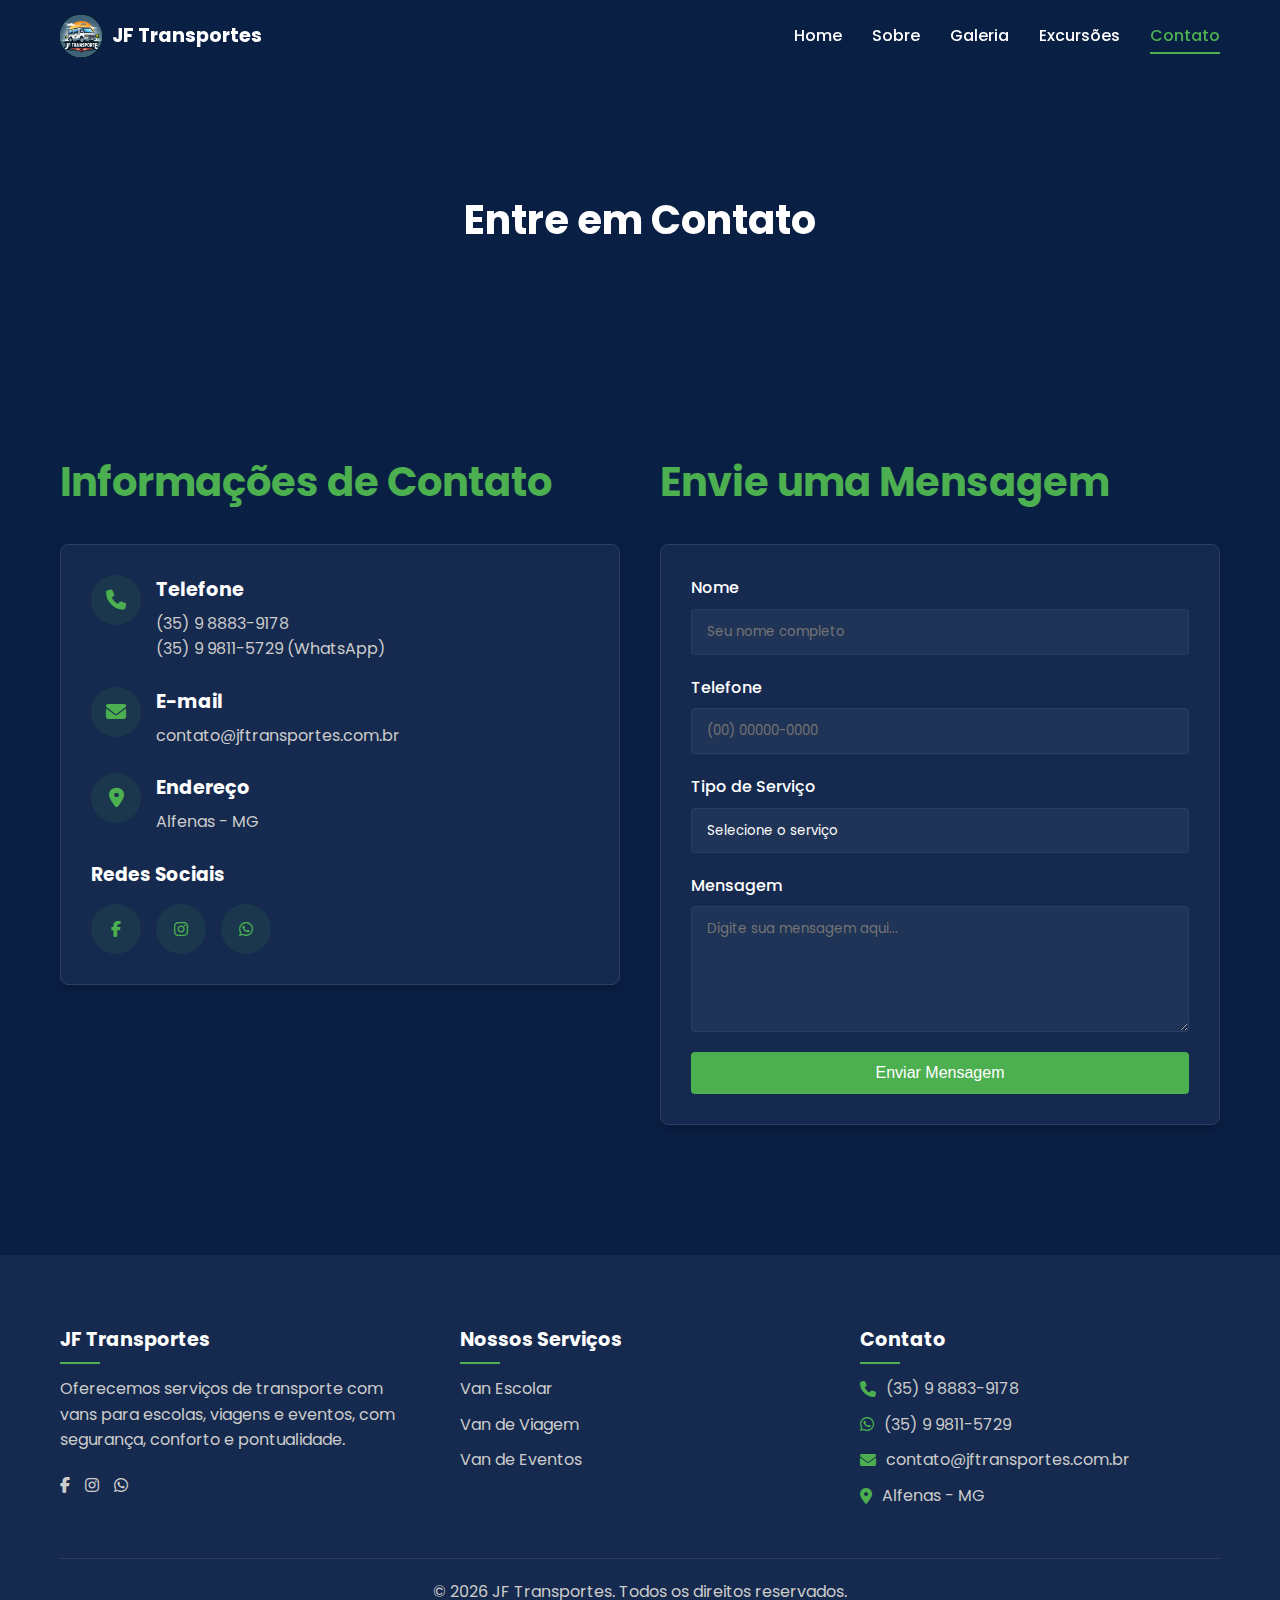
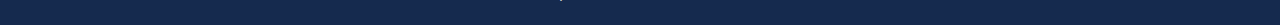
<file: contato/index.html>
<!DOCTYPE html>
<html lang="pt-BR">
<head>
    <meta charset="UTF-8">
    <meta name="viewport" content="width=device-width, initial-scale=1.0">
    <title>JF Transportes - Serviços de Van Escolar, Viagem e Eventos</title>
    <meta name="description" content="Entre em contato com a JF Transportes para solicitar orçamentos e informações sobre nossos serviços de transporte.">
    <link rel="icon" type="image/png" href="../assets/midia/img/web_site/logo.png" />
    <link rel="preconnect" href="https://fonts.googleapis.com">
    <link rel="preconnect" href="https://fonts.gstatic.com" crossorigin>
    <link href="https://fonts.googleapis.com/css2?family=Poppins:wght@300;400;500;600;700&display=swap" rel="stylesheet">
    <link rel="stylesheet" href="../assets/css/style.css">
    <link rel="stylesheet" href="https://cdnjs.cloudflare.com/ajax/libs/font-awesome/6.4.0/css/all.min.css">
</head>
<body class="contato-page">

    <!-- Header/Navbar -->
    <header class="header" id="header">
        <div class="container">
            <div class="header-content">
                <a href="../" class="logo">
                    <div class="logo-circle">
                        <img src="../assets/midia/img/web_site/logo.png" alt="JF Transportes" class="logo-img" />
                    </div>
                    <span class="logo-text">JF Transportes</span>
                </a>
                <nav class="nav-desktop">
                    <ul>
                        <li><a href="../">Home</a></li>
                        <li><a href="../sobre/">Sobre</a></li>
                        <li><a href="../galeria/">Galeria</a></li>
                        <li><a href="../excursoes/">Excursões</a></li>
                        <li><a href="../contato/" class="active">Contato</a></li>
                    </ul>
                </nav>
                <button class="menu-toggle" aria-label="Abrir menu">
                    <i class="fas fa-bars"></i>
                </button>
            </div>
        </div>
        <nav class="nav-mobile">
            <ul>
                <li><a href="../"><i class="fas fa-home"></i> Home</a></li>
                <li><a href="../sobre/"><i class="fa-solid fa-address-card"></i> Sobre</a></li>
                <li><a href="../galeria/"><i class="fas fa-images"></i> Galeria</a></li>
                <li><a href="../excursoes/"><i class="fas fa-road"></i> Excursões</a></li>
                <li><a href="../contato/" class="active"><i class="fas fa-envelope"></i> Contato</a></li>

            </ul>
        </nav>
    </header>

    <main>

        <!-- Hero Section with Map -->
        <section class="page-hero">
            <div class="page-hero-overlay">
                <h1>Entre em Contato</h1>
            </div>
            <div class="map-container">
                <iframe src="https://www.google.com/maps/embed?pb=!1m18!1m12!1m3!1d59727.47751537712!2d-45.97375565!3d-21.42918115!2m3!1f0!2f0!3f0!3m2!1i1024!2i768!4f13.1!3m3!1m2!1s0x94ca0c5f6d4f1d19%3A0x24a2f4e0f4104782!2sAlfenas%2C%20MG!5e0!3m2!1spt-BR!2sbr!4v1650000000000!5m2!1spt-BR!2sbr" width="100%" height="100%" style="border:0;" allowfullscreen="" loading="lazy" referrerpolicy="no-referrer-when-downgrade"></iframe>
            </div>
        </section>

         <!-- Contact Information and Form -->
         <section class="section">
            <div class="container">
                <div class="contact-grid">
                    <!-- Contact Info -->
                    <div class="contact-info-container">
                        <h2 class="section-title">Informações de Contato</h2>
                        <div class="contact-card">
                            <!-- <h2 class="section-title">Informações de Contato</h2> -->
                            <div class="contact-item">
                                <div class="contact-icon">
                                    <i class="fas fa-phone"></i>
                                </div>
                                <div>
                                    <h3>Telefone</h3>
                                    <p>(35) 9 8883-9178</p>
                                    <p>(35) 9 9811-5729 (WhatsApp)</p>
                                </div>
                            </div>
                            
                            <div class="contact-item">
                                <div class="contact-icon">
                                    <i class="fas fa-envelope"></i>
                                </div>
                                <div>
                                    <h3>E-mail</h3>
                                    <p>contato@jftransportes.com.br</p>
                                </div>
                            </div>
                            
                            <div class="contact-item">
                                <div class="contact-icon">
                                    <i class="fas fa-map-marker-alt"></i>
                                </div>
                                <div>
                                    <h3>Endereço</h3>
                                    <p>Alfenas - MG</p>
                                </div>
                            </div>
                            
                            <div class="contact-social">
                                <h3>Redes Sociais</h3>
                                <div class="social-icons">
                                    <a href="./" class="social-icon" aria-label="Facebook">
                                        <i class="fab fa-facebook-f"></i>
                                    </a>
                                    <a href="https://www.instagram.com/jftransp163/" class="social-icon" aria-label="Instagram">
                                        <i class="fab fa-instagram"></i>
                                    </a>
                                    <a href="https://wa.me/5535998115729" class="social-icon" aria-label="WhatsApp">
                                        <i class="fab fa-whatsapp"></i>
                                    </a>
                                </div>
                            </div>
                        </div>
                    </div>

                    <!-- Contact Form -->
                    <div class="contact-form-container">
                        <h2 class="section-title">Envie uma Mensagem</h2>
                        <div class="contact-card">
                            <!-- <h2 class="section-title">Envie uma Mensagem</h2> -->
                            <form id="contactForm" class="contact-form">
                                <div class="form-group">
                                    <label for="name">Nome</label>
                                    <input type="text" id="name" name="name" placeholder="Seu nome completo" required>
                                </div>

                                <div class="form-group">
                                    <label for="phone">Telefone</label>
                                    <input type="tel" id="phone" name="phone" placeholder="(00) 00000-0000" required>
                                </div>

                                <!-- Tipo de serviço -->
                                <div class="form-group">
                                    <label for="service">Tipo de Serviço</label>
                                    <select id="service" name="service" required>
                                        <option value="" disabled selected>Selecione o serviço</option>
                                        <option value="Escolar">Escolar</option>
                                        <option value="Viagem">Viagem</option>
                                        <option value="Excursão">Excursão</option>
                                        <option value="Outro">Outro</option>
                                    </select>
                                </div>

                                <div class="form-group">
                                    <label for="message">Mensagem</label>
                                    <textarea id="message" name="message" placeholder="Digite sua mensagem aqui..." rows="5" required></textarea>
                                </div>
                                <button type="submit" class="btn btn-primary btn-full">Enviar Mensagem</button>
                            </form>
                        </div>
                    </div>
                </div>
            </div>
        </section>
    </main>

    <!-- Footer -->
    <footer class="footer">
        <div class="container">
            <div class="footer-grid">
                <div class="footer-col">
                    <h3>JF Transportes</h3>
                    <p>
                        Oferecemos serviços de transporte com vans para escolas, viagens e eventos, 
                        com segurança, conforto e pontualidade.
                    </p>
                    <div class="social-links">
                        <a href="./" aria-label="Facebook"><i class="fab fa-facebook-f"></i></a>
                        <a href="https://www.instagram.com/jftransp163/" aria-label="Instagram"><i class="fab fa-instagram"></i></a>
                        <a href="https://wa.me/5535998115729" aria-label="WhatsApp"><i class="fab fa-whatsapp"></i></a>
                    </div>
                </div>
                <!-- <div class="footer-col">
                    <h3>Links Rápidos</h3>
                    <ul>
                        <li><a href="../">Home</a></li>
                        <li><a href="../sobre/">Sobre Nós</a></li>
                        <li><a href="../galeria/">Galeria</a></li>
                        <li><a href="../excursoes/">Excursões</a></li>
                        <li><a href="../contato/">Contato</a></li>
                    </ul>
                </div> -->
                <div class="footer-col">
                    <h3>Nossos Serviços</h3>
                    <ul>
                        <li><a href="../sobre/">Van Escolar</a></li>
                        <li><a href="../sobre/">Van de Viagem</a></li>
                        <li><a href="../sobre/">Van de Eventos</a></li>
                    </ul>
                </div>
                <div class="footer-col">
                    <h3>Contato</h3>
                    <ul class="contact-info">
                        <li><i class="fas fa-phone"></i> (35) 9 8883-9178</li>
                        <li><i class="fab fa-whatsapp"></i> (35) 9 9811-5729</li>
                        <li><i class="fas fa-envelope"></i> contato@jftransportes.com.br</li>
                        <li><i class="fas fa-map-marker-alt"></i> Alfenas - MG</li>
                    </ul>
                </div>
            </div>
            <div class="footer-bottom">
                <p>&copy; <span id="current-year"></span> JF Transportes. Todos os direitos reservados.</p>
            </div>
        </div>
    </footer>

    <!-- Scripts -->
    <script src="../assets/js/script.js"></script>

    <script>
        document.getElementById('contactForm').addEventListener('submit', function(e) {
            e.preventDefault();

            // Pegando os valores dos campos do formulário
            const name = document.getElementById('name').value;
            const phone = document.getElementById('phone').value;
            const service = document.getElementById('service').value;
            const message = document.getElementById('message').value;

            // Montando a mensagem
            const text = `*✉️ Nova solicitação*%0A` +
                        `*• Nome:*%0A ${encodeURIComponent(name)}%0A%0A` +
                        `*• Telefone:*%0A ${encodeURIComponent(phone)}%0A%0A` +
                        `*• Tipo de Serviço:*%0A ${encodeURIComponent(service)}%0A%0A` +
                        `*• Mensagem:*%0A ${encodeURIComponent(message)}`;


            // Número do WhatsApp para enviar a mensagem
            const numeroWhatsApp = "5535998105950";
            const url = `https://wa.me/${numeroWhatsApp}?text=${text}`;

            // Desabilitando o botão e mudando o texto
            const btn = document.querySelector('.contact-form button');
            const originalText = btn.textContent;

            btn.disabled = true;
            btn.textContent = 'Enviando...';

            // Abrindo o WhatsApp após 1.5 segundos
            setTimeout(() => {
                window.open(url, '_blank');
                btn.textContent = originalText;
                btn.disabled = false;
            }, 1500);
        });
    </script>
</body>
</html>
</file>
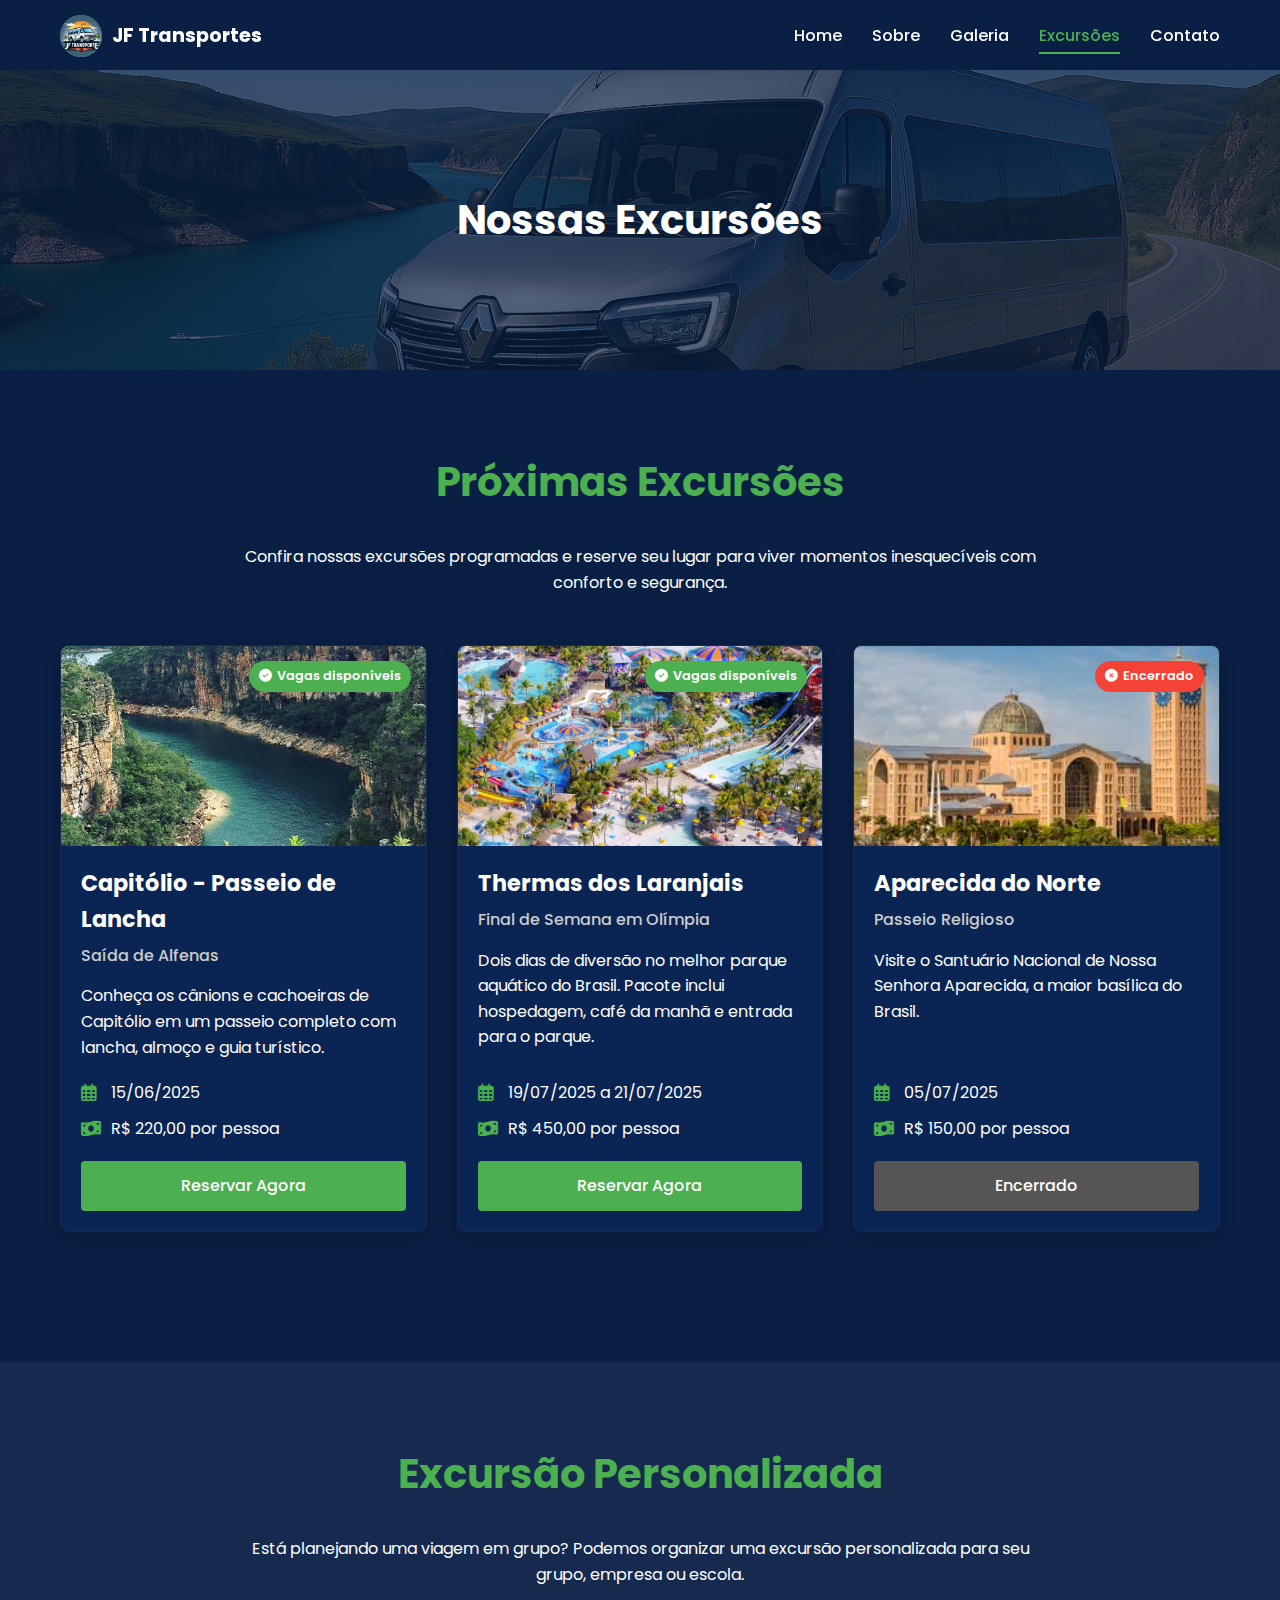
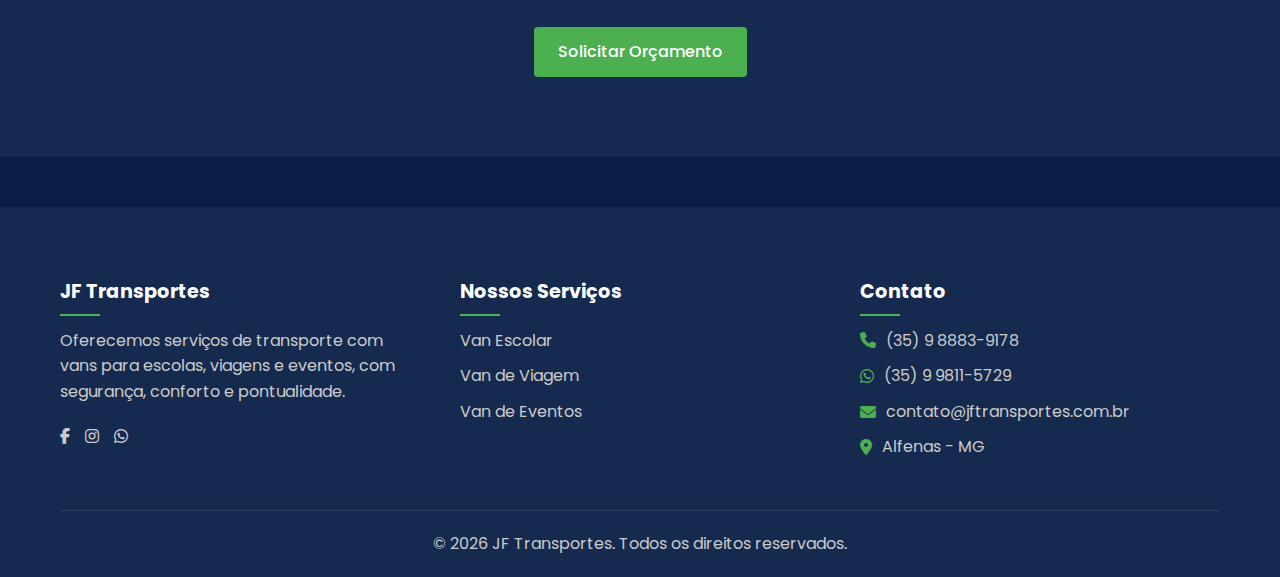
<file: excursoes/index.html>
<!DOCTYPE html>
<html lang="pt-BR">
<head>
    <meta charset="UTF-8">
    <meta name="viewport" content="width=device-width, initial-scale=1.0">
    <title>Excursões - JF Transportes</title>
    <meta name="description" content="Confira as próximas excursões da JF Transportes. Viagens seguras, confortáveis e com vagas limitadas para destinos incríveis. Reserve já sua vaga!">
    <link rel="icon" type="image/png" href="../assets/midia/img/web_site/logo.png" />
    <link rel="preconnect" href="https://fonts.googleapis.com">
    <link rel="preconnect" href="https://fonts.gstatic.com" crossorigin>
    <link href="https://fonts.googleapis.com/css2?family=Poppins:wght@300;400;500;600;700&display=swap" rel="stylesheet">
    <link rel="stylesheet" href="../assets/css/style.css">
    <link rel="stylesheet" href="https://cdnjs.cloudflare.com/ajax/libs/font-awesome/6.4.0/css/all.min.css">
</head>
<body>

        <!-- Header/Navbar -->
        <header class="header" id="header">
            <div class="container">
                <div class="header-content">
                    <a href="../" class="logo">
                        <div class="logo-circle">
                            <img src="../assets/midia/img/web_site/logo.png" alt="JF Transportes" class="logo-img" />
                        </div>
                        <span class="logo-text">JF Transportes</span>
                    </a>
                    <nav class="nav-desktop">
                        <ul>
                            <li><a href="../">Home</a></li>
                            <li><a href="../sobre/">Sobre</a></li>
                            <li><a href="../galeria/">Galeria</a></li>
                            <li><a href="../excursoes/" class="active">Excursões</a></li>
                            <li><a href="../contato/">Contato</a></li>
                        </ul>
                    </nav>
                    <button class="menu-toggle" aria-label="Abrir menu">
                        <i class="fas fa-bars"></i>
                    </button>
                </div>
            </div>
            <nav class="nav-mobile">
                <ul>
                    <li><a href="../"><i class="fas fa-home"></i> Home</a></li>
                    <li><a href="../sobre/"><i class="fa-solid fa-address-card"></i> Sobre</a></li>
                    <li><a href="../galeria/"><i class="fas fa-images"></i> Galeria</a></li>
                    <li><a href="../excursoes/" class="active"><i class="fas fa-road"></i> Excursões</a></li>
                    <li><a href="../contato/"><i class="fas fa-envelope"></i> Contato</a></li>
                </ul>
            </nav>
        </header>

    <!-- Page Hero -->
    <section class="page-hero">
        <!-- 1200x600 -->
        <img src="../assets/midia/img/web_site/renault_master_excursao.png" alt="Excursões" class="page-hero-img">
        <div class="page-hero-overlay">
            <div class="container">
                <h1>Nossas Excursões</h1>
            </div>
        </div>
    </section>

    <!-- Excursões Section -->
    <!-- section excursoes-section -->
    <section class="section">
        <div class="container">
            <h2 class="section-title text-center">Próximas Excursões</h2>
            <p class="text-center content-narrow">Confira nossas excursões programadas e reserve seu lugar para viver momentos inesquecíveis com conforto e segurança.</p>
            
            <div class="excursoes-grid">
                <!-- Excursão 1 -->
                <div class="excursao-card">
                    <div class="excursao-image">
                        <!-- 300x500 -->
                        <img src="../assets/midia/img/excursao/Capitolio.jpg" alt="Capitólio - Passeio de Lancha">
                        <div class="excursao-status available">
                            <i class="fas fa-check-circle"></i> Vagas disponíveis
                        </div>
                    </div>
                    <div class="excursao-content">
                        <h3>Capitólio - Passeio de Lancha</h3>
                        <h4>Saída de Alfenas</h4>
                        <p>Conheça os cânions e cachoeiras de Capitólio em um passeio completo com lancha, almoço e guia turístico.</p>
                        <div class="excursao-details">
                            <div class="excursao-detail">
                                <i class="far fa-calendar-alt"></i>
                                <span>15/06/2025</span>
                            </div>
                            <div class="excursao-detail">
                                <i class="fas fa-money-bill-wave"></i>
                                <span>R$ 220,00 por pessoa</span>
                            </div>
                        </div>
                        <a href="../contato/" class="btn btn-primary">Reservar Agora</a>
                    </div>
                </div>
                
                <!-- Excursão 2 -->
                <div class="excursao-card">
                    <div class="excursao-image">
                        <!-- 300x500 -->
                        <img src="../assets/midia/img/excursao/Thermas_dos_Laranjais.jpg" alt="Thermas dos Laranjais">
                        <div class="excursao-status available">
                            <i class="fas fa-check-circle"></i> Vagas disponíveis
                        </div>
                    </div>
                    <div class="excursao-content">
                        <h3>Thermas dos Laranjais</h3>
                        <h4>Final de Semana em Olímpia</h4>
                        <p>Dois dias de diversão no melhor parque aquático do Brasil. Pacote inclui hospedagem, café da manhã e entrada para o parque.</p>
                        <div class="excursao-details">
                            <div class="excursao-detail">
                                <i class="far fa-calendar-alt"></i>
                                <span>19/07/2025 a 21/07/2025</span>
                            </div>
                            <div class="excursao-detail">
                                <i class="fas fa-money-bill-wave"></i>
                                <span>R$ 450,00 por pessoa</span>
                            </div>
                        </div>
                        <a href="../contato/" class="btn btn-primary">Reservar Agora</a>
                    </div>
                </div>
                
                <!-- Excursão 3 -->
                <div class="excursao-card">
                    <div class="excursao-image">
                        <!-- 300x500 -->
                        <img src="../assets/midia/img/excursao/Aparecida_Norte.jpg" alt="Aparecida do Norte">
                        <div class="excursao-status closed">
                            <i class="fas fa-times-circle"></i> Encerrado
                        </div>
                    </div>
                    <div class="excursao-content">
                        <h3>Aparecida do Norte</h3>
                        <h4>Passeio Religioso</h4>
                        <p>Visite o Santuário Nacional de Nossa Senhora Aparecida, a maior basílica do Brasil.</p>
                        <div class="excursao-details">
                            <div class="excursao-detail">
                                <i class="far fa-calendar-alt"></i>
                                <span>05/07/2025</span>
                            </div>
                            <div class="excursao-detail">
                                <i class="fas fa-money-bill-wave"></i>
                                <span>R$ 150,00 por pessoa</span>
                            </div>
                        </div>
                        <a href="../contato/" class="btn btn-primary disabled">Encerrado</a>
                    </div>
                </div>
            </div>
        </div>
    </section>

    <!-- CTA Section -->
    <section class="section section-dark">
        <div class="container text-center">
            <h2 class="section-title">Excursão Personalizada</h2>
            <p class="content-narrow">Está planejando uma viagem em grupo? Podemos organizar uma excursão personalizada para seu grupo, empresa ou escola.</p>
            <a href="../contato/" class="btn btn-primary mt-20">Solicitar Orçamento</a>
        </div>
    </section>

    <!-- Footer -->
    <footer class="footer">
        <div class="container">
            <div class="footer-grid">
                <div class="footer-col">
                    <h3>JF Transportes</h3>
                    <p>
                        Oferecemos serviços de transporte com vans para escolas, viagens e eventos, 
                        com segurança, conforto e pontualidade.
                    </p>
                    <div class="social-links">
                        <a href="../contato/" aria-label="Facebook"><i class="fab fa-facebook-f"></i></a>
                        <a href="https://www.instagram.com/jftransp163/" aria-label="Instagram"><i class="fab fa-instagram"></i></a>
                        <a href="https://wa.me/5535998115729" aria-label="WhatsApp"><i class="fab fa-whatsapp"></i></a>
                    </div>
                </div>
                <!-- <div class="footer-col">
                    <h3>Links Rápidos</h3>
                    <ul>
                        <li><a href="../">Home</a></li>
                        <li><a href="../sobre/">Sobre Nós</a></li>
                        <li><a href="../galeria/">Galeria</a></li>
                        <li><a href="../excursoes/">Excursões</a></li>
                        <li><a href="../contato/">Contato</a></li>
                    </ul>
                </div> -->
                <div class="footer-col">
                    <h3>Nossos Serviços</h3>
                    <ul>
                        <li><a href="../sobre/">Van Escolar</a></li>
                        <li><a href="../sobre/">Van de Viagem</a></li>
                        <li><a href="../sobre/">Van de Eventos</a></li>
                    </ul>
                </div>
                <div class="footer-col">
                    <h3>Contato</h3>
                    <ul class="contact-info">
                        <li><i class="fas fa-phone"></i> (35) 9 8883-9178</li>
                        <li><i class="fab fa-whatsapp"></i> (35) 9 9811-5729</li>
                        <li><i class="fas fa-envelope"></i> contato@jftransportes.com.br</li>
                        <li><i class="fas fa-map-marker-alt"></i> Alfenas - MG</li>
                    </ul>
                </div>
            </div>
            <div class="footer-bottom">
                <p>&copy; <span id="current-year"></span> JF Transportes. Todos os direitos reservados.</p>
            </div>
        </div>
    </footer>

    <script src="../assets/js/script.js"></script>
</body>
</html>
</file>
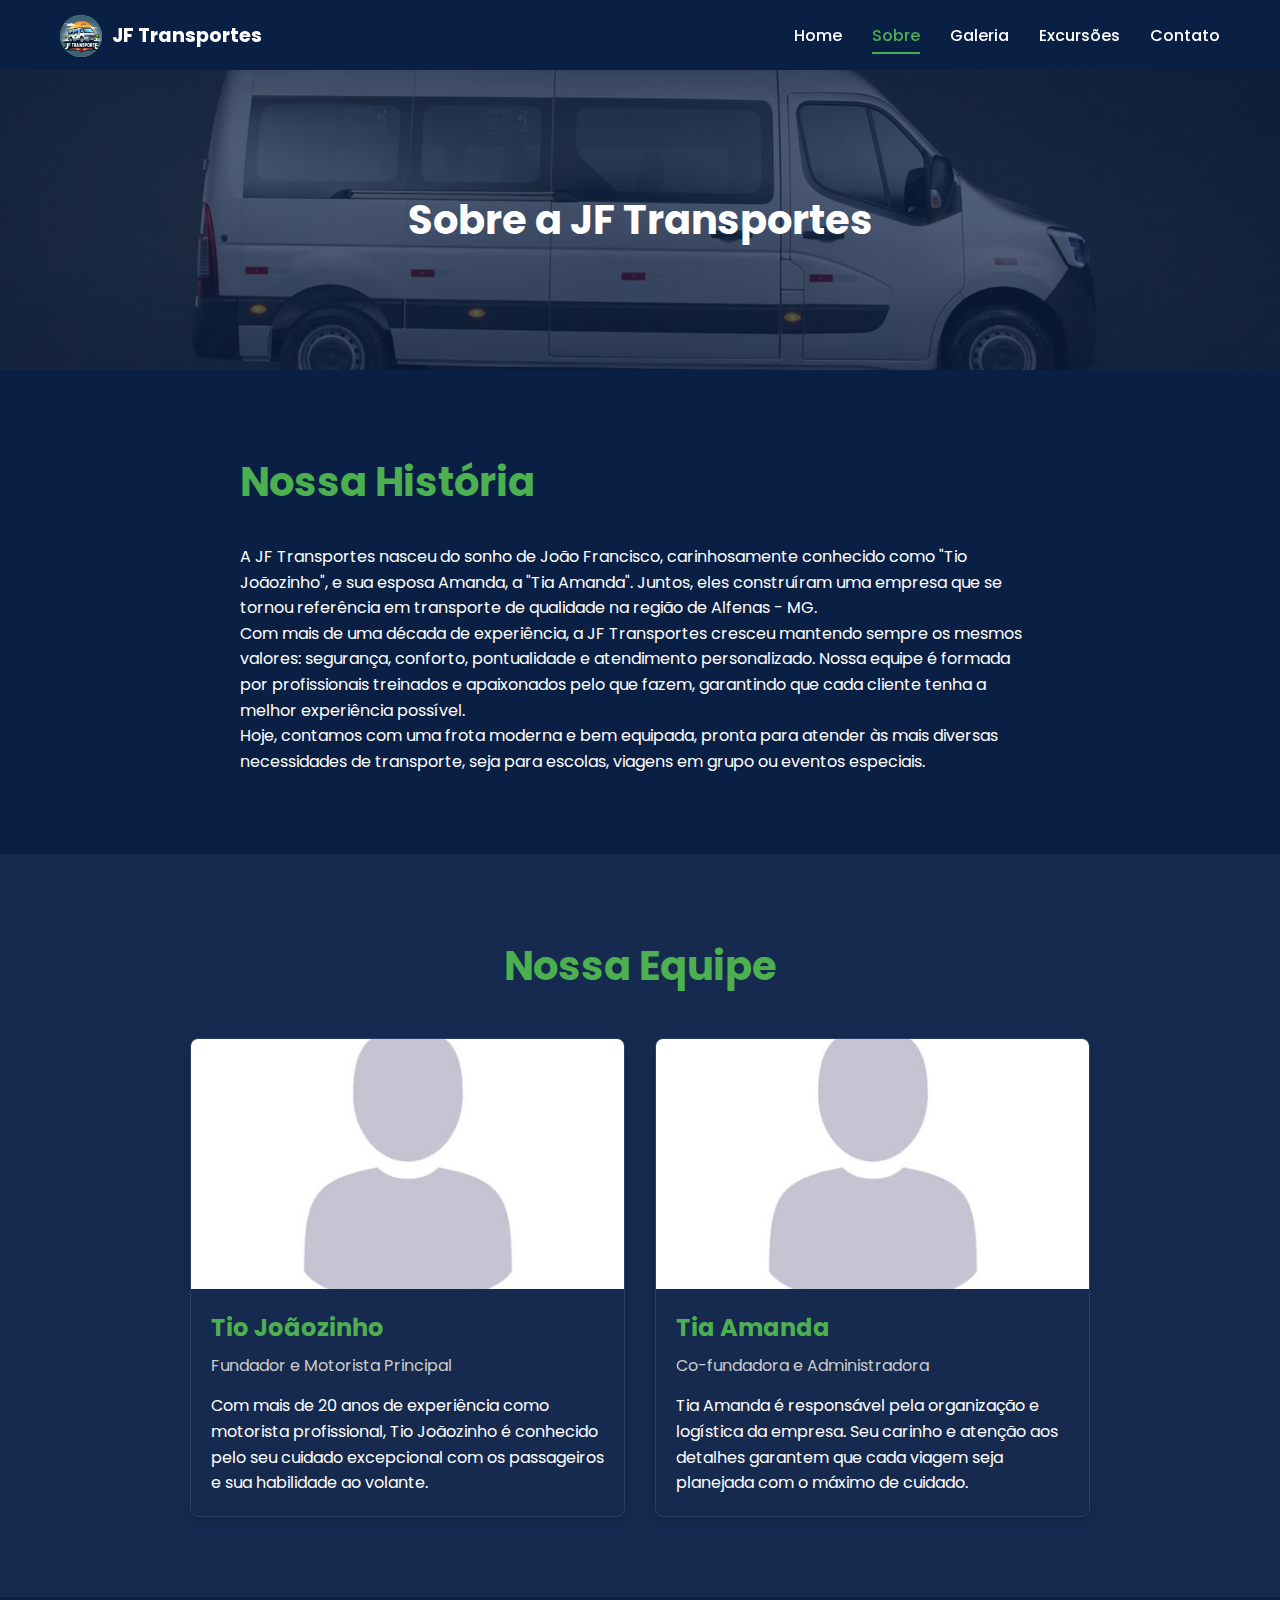
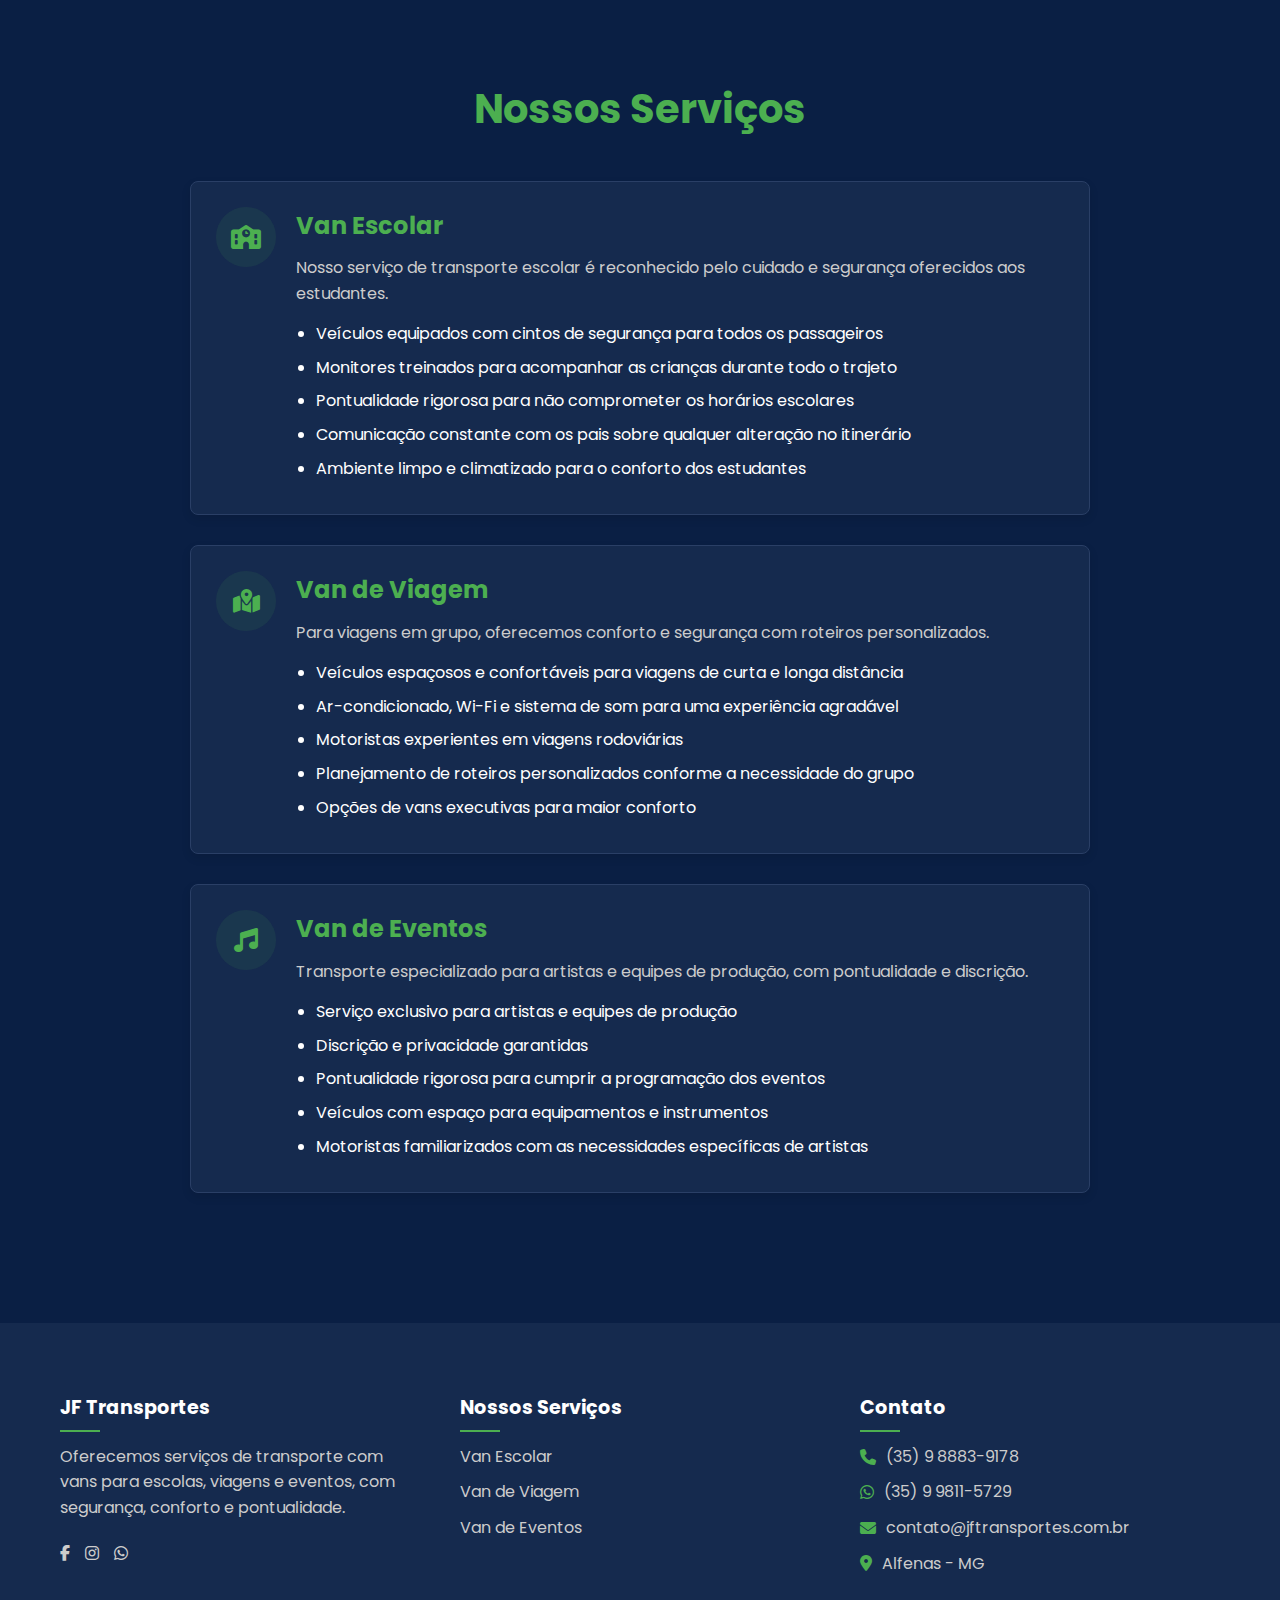
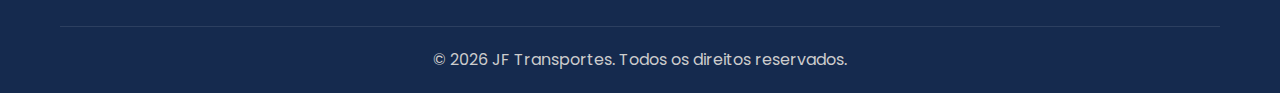
<file: sobre/index.html>
<!DOCTYPE html>
<html lang="pt-BR">
<head>
    <meta charset="UTF-8">
    <meta name="viewport" content="width=device-width, initial-scale=1.0">
    <title>Sobre - JF Transportes</title>
    <meta name="description" content="Conheça a história e os serviços da JF Transportes, especializada em Van Escolar, Van de Viagem e Van de Eventos.">
    <link rel="icon" type="image/png" href="../assets/midia/img/web_site/logo.png" />
    <link rel="preconnect" href="https://fonts.googleapis.com">
    <link rel="preconnect" href="https://fonts.gstatic.com" crossorigin>
    <link href="https://fonts.googleapis.com/css2?family=Poppins:wght@300;400;500;600;700&display=swap" rel="stylesheet">
    <link rel="stylesheet" href="../assets/css/style.css">
    <link rel="stylesheet" href="https://cdnjs.cloudflare.com/ajax/libs/font-awesome/6.4.0/css/all.min.css">
</head>
<body>
    <!-- Header/Navbar -->
    <header class="header" id="header">
        <div class="container">
            <div class="header-content">
                <a href="../" class="logo">
                    <div class="logo-circle">
                        <img src="../assets/midia/img/web_site/logo.png" alt="JF Transportes" class="logo-img" />
                    </div>
                    <span class="logo-text">JF Transportes</span>
                </a>
                <nav class="nav-desktop">
                    <ul>
                        <li><a href="../">Home</a></li>
                        <li><a href="../sobre/" class="active">Sobre</a></li>
                        <li><a href="../galeria/">Galeria</a></li>
                        <li><a href="../excursoes/">Excursões</a></li>
                        <li><a href="../contato/">Contato</a></li>
                    </ul>
                </nav>
                <button class="menu-toggle" aria-label="Abrir menu">
                    <i class="fas fa-bars"></i>
                </button>
            </div>
        </div>
        <nav class="nav-mobile">
            <ul>
                <li><a href="../"><i class="fas fa-home"></i> Home</a></li>
                <li><a href="../sobre/" class="active"><i class="fa-solid fa-address-card"></i> Sobre</a></li>
                <li><a href="../galeria/"><i class="fas fa-images"></i> Galeria</a></li>
                <li><a href="../excursoes/"><i class="fas fa-road"></i> Excursões</a></li>
                <li><a href="../contato/"><i class="fas fa-envelope"></i> Contato</a></li>
            </ul>
        </nav>
    </header>

    <main>
        <!-- Hero Section -->
        <section class="page-hero">
            <div class="page-hero-overlay">
                <h1>Sobre a JF Transportes</h1>
            </div>
            <!-- 1200x400 -->
            <img src="../assets/midia/img/web_site/renault_master_lateral.jpg" alt="JF Transportes" class="page-hero-img">
        </section>

        <!-- Company History -->
        <section class="section">
            <div class="container">
                <div class="content-narrow">
                    <h2 class="section-title">Nossa História</h2>
                    <p>
                        A JF Transportes nasceu do sonho de João Francisco, carinhosamente conhecido como "Tio Joãozinho", 
                        e sua esposa Amanda, a "Tia Amanda". Juntos, eles construíram uma empresa que se tornou referência 
                        em transporte de qualidade na região de Alfenas - MG.
                    </p>
                    <p>
                        Com mais de uma década de experiência, a JF Transportes cresceu mantendo sempre os mesmos valores: 
                        segurança, conforto, pontualidade e atendimento personalizado. Nossa equipe é formada por profissionais 
                        treinados e apaixonados pelo que fazem, garantindo que cada cliente tenha a melhor experiência possível.
                    </p>
                    <p>
                        Hoje, contamos com uma frota moderna e bem equipada, pronta para atender às mais diversas necessidades 
                        de transporte, seja para escolas, viagens em grupo ou eventos especiais.
                    </p>
                </div>
            </div>
        </section>

        <!-- Our Team -->
        <section class="section section-dark">
            <div class="container">
                <h2 class="section-title text-center">Nossa Equipe</h2>
                <div class="team-grid">
                    <div class="team-card">
                        <div class="team-image">
                            <!-- 400x250 -->
                            <img src="../assets/midia/img/web_site/joao.jpg" alt="Tio Joãozinho">
                        </div>
                        <div class="team-info">
                            <h3>Tio Joãozinho</h3>
                            <p class="team-role">Fundador e Motorista Principal</p>
                            <p>
                                Com mais de 20 anos de experiência como motorista profissional, Tio Joãozinho é conhecido 
                                pelo seu cuidado excepcional com os passageiros e sua habilidade ao volante.
                            </p>
                        </div>
                    </div>
                    <div class="team-card">
                        <div class="team-image">
                            <!-- 400x250 -->
                            <img src="../assets/midia/img/web_site/amanda.jpg" alt="Tia Amanda">
                        </div>
                        <div class="team-info">
                            <h3>Tia Amanda</h3>
                            <p class="team-role">Co-fundadora e Administradora</p>
                            <p>
                                Tia Amanda é responsável pela organização e logística da empresa. Seu carinho e atenção 
                                aos detalhes garantem que cada viagem seja planejada com o máximo de cuidado.
                            </p>
                        </div>
                    </div>
                </div>
            </div>
        </section>

        <!-- Our Services -->
        <section class="section">
            <div class="container">
                <h2 class="section-title text-center">Nossos Serviços</h2>
                <div class="services-detailed">
                    <div class="service-detailed-card">
                        <div class="service-detailed-icon">
                            <i class="fas fa-school"></i>
                        </div>
                        <div class="service-detailed-content">
                            <h3>Van Escolar</h3>
                            <p>
                                Nosso serviço de transporte escolar é reconhecido pelo cuidado e segurança oferecidos aos estudantes.
                            </p>
                            <ul>
                                <li>Veículos equipados com cintos de segurança para todos os passageiros</li>
                                <li>Monitores treinados para acompanhar as crianças durante todo o trajeto</li>
                                <li>Pontualidade rigorosa para não comprometer os horários escolares</li>
                                <li>Comunicação constante com os pais sobre qualquer alteração no itinerário</li>
                                <li>Ambiente limpo e climatizado para o conforto dos estudantes</li>
                            </ul>
                        </div>
                    </div>

                    <div class="service-detailed-card">
                        <div class="service-detailed-icon">
                            <i class="fas fa-map-marked-alt"></i>
                        </div>
                        <div class="service-detailed-content">
                            <h3>Van de Viagem</h3>
                            <p>
                                Para viagens em grupo, oferecemos conforto e segurança com roteiros personalizados.
                            </p>
                            <ul>
                                <li>Veículos espaçosos e confortáveis para viagens de curta e longa distância</li>
                                <li>Ar-condicionado, Wi-Fi e sistema de som para uma experiência agradável</li>
                                <li>Motoristas experientes em viagens rodoviárias</li>
                                <li>Planejamento de roteiros personalizados conforme a necessidade do grupo</li>
                                <li>Opções de vans executivas para maior conforto</li>
                            </ul>
                        </div>
                    </div>

                    <div class="service-detailed-card">
                        <div class="service-detailed-icon">
                            <i class="fas fa-music"></i>
                        </div>
                        <div class="service-detailed-content">
                            <h3>Van de Eventos</h3>
                            <p>
                                Transporte especializado para artistas e equipes de produção, com pontualidade e discrição.
                            </p>
                            <ul>
                                <li>Serviço exclusivo para artistas e equipes de produção</li>
                                <li>Discrição e privacidade garantidas</li>
                                <li>Pontualidade rigorosa para cumprir a programação dos eventos</li>
                                <li>Veículos com espaço para equipamentos e instrumentos</li>
                                <li>Motoristas familiarizados com as necessidades específicas de artistas</li>
                            </ul>
                        </div>
                    </div>
                </div>
            </div>
        </section>
    </main>

    <!-- Footer -->
    <footer class="footer">
        <div class="container">
            <div class="footer-grid">
                <div class="footer-col">
                    <h3>JF Transportes</h3>
                    <p>
                        Oferecemos serviços de transporte com vans para escolas, viagens e eventos, 
                        com segurança, conforto e pontualidade.
                    </p>
                    <div class="social-links">
                        <a href="../contato/" aria-label="Facebook"><i class="fab fa-facebook-f"></i></a>
                        <a href="https://www.instagram.com/jftransp163/" aria-label="Instagram"><i class="fab fa-instagram"></i></a>
                        <a href="https://wa.me/5535998115729" aria-label="WhatsApp"><i class="fab fa-whatsapp"></i></a>
                        <!-- <a href="#" aria-label="Linktree" target="_blank"><i class="fas fa-link"></i></a> -->
                    </div>
                </div>
                <!-- <div class="footer-col">
                    <h3>Links Rápidos</h3>
                    <ul>
                        <li><a href="../">Home</a></li>
                        <li><a href="../sobre/">Sobre Nós</a></li>
                        <li><a href="../galeria/">Galeria</a></li>
                        <li><a href="../excursoes/">Excursões</a></li>
                        <li><a href="../contato/">Contato</a></li>
                    </ul>
                </div> -->
                <div class="footer-col">
                    <h3>Nossos Serviços</h3>
                    <ul>
                        <li><a href="../sobre/">Van Escolar</a></li>
                        <li><a href="../sobre/">Van de Viagem</a></li>
                        <li><a href="../sobre/">Van de Eventos</a></li>
                    </ul>
                </div>
                <div class="footer-col">
                    <h3>Contato</h3>
                    <ul class="contact-info">
                        <li><i class="fas fa-phone"></i> (35) 9 8883-9178</li>
                        <li><i class="fab fa-whatsapp"></i> (35) 9 9811-5729</li>
                        <li><i class="fas fa-envelope"></i> contato@jftransportes.com.br</li>
                        <li><i class="fas fa-map-marker-alt"></i> Alfenas - MG</li>
                    </ul>
                </div>
            </div>
            <div class="footer-bottom">
                <p>&copy; <span id="current-year"></span> JF Transportes. Todos os direitos reservados.</p>
            </div>
        </div>
    </footer>

    <script src="../assets/js/script.js"></script>
</body>
</html>
</file>
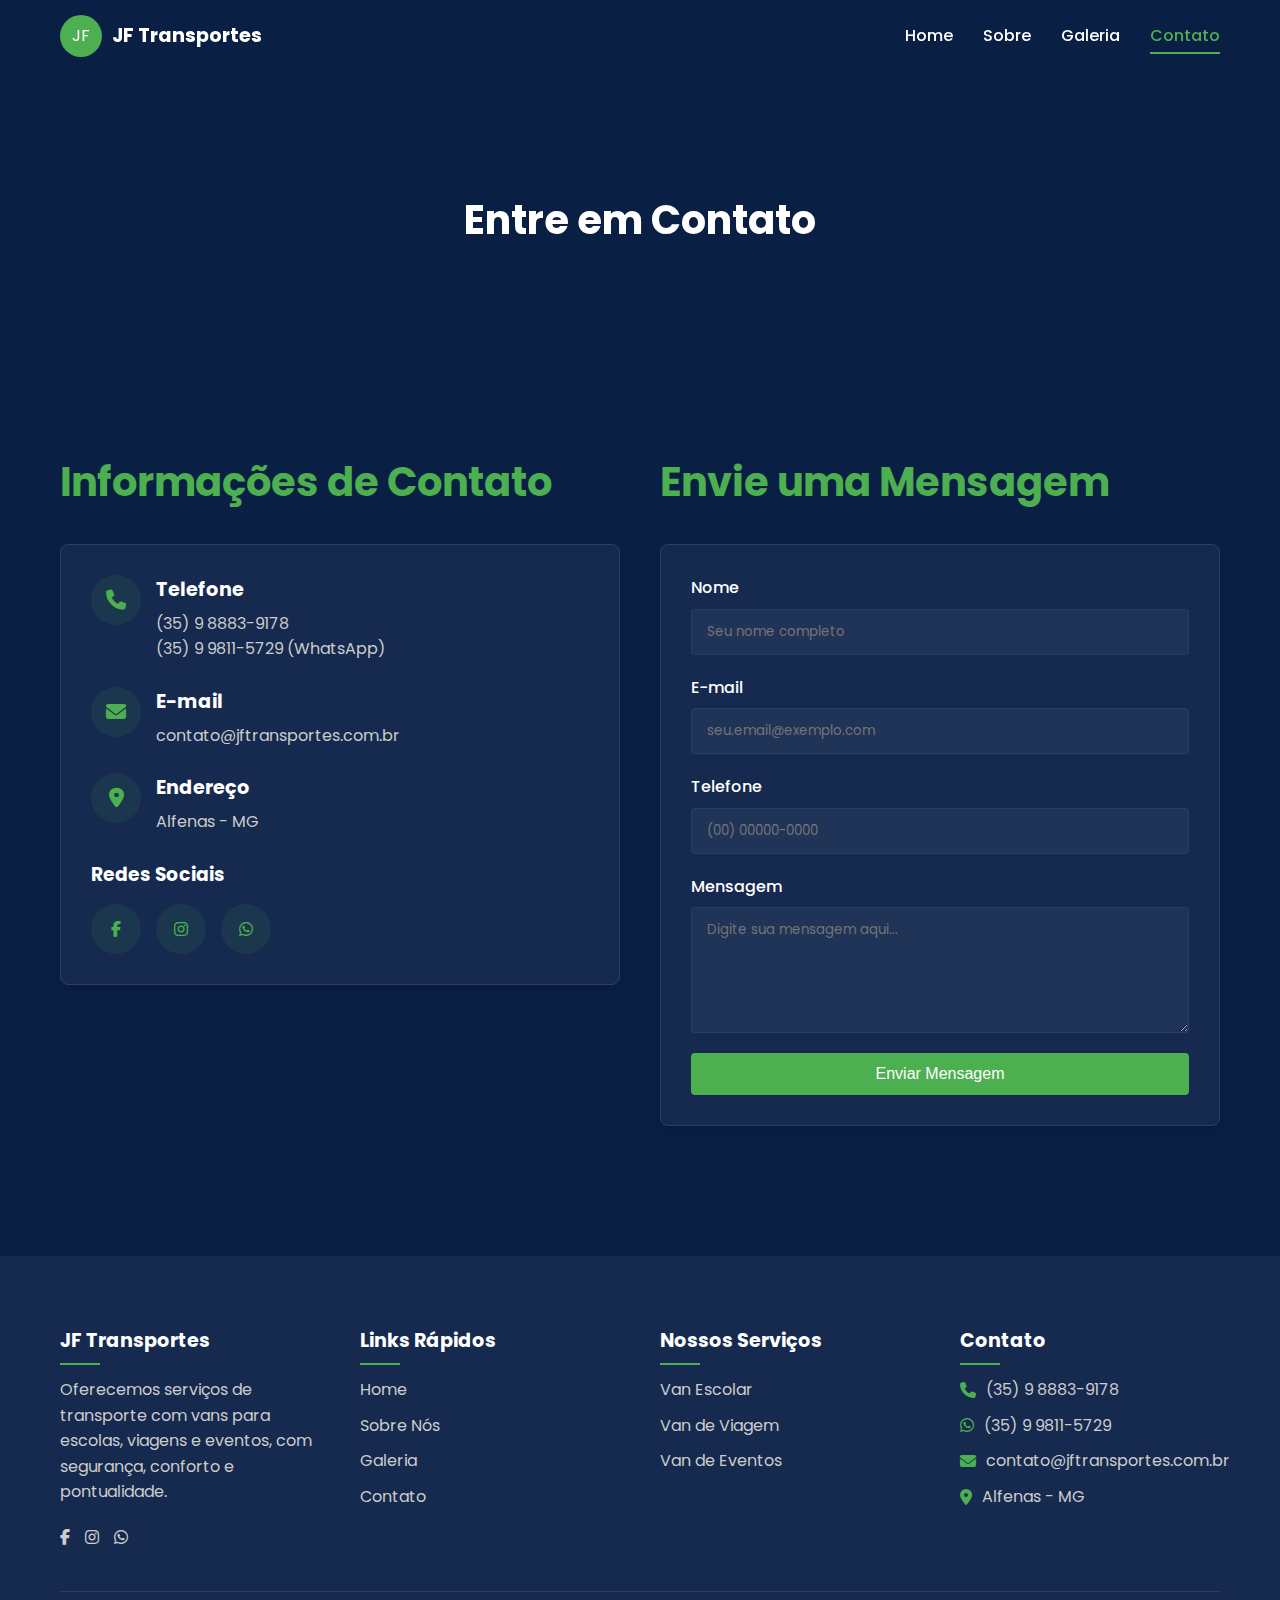
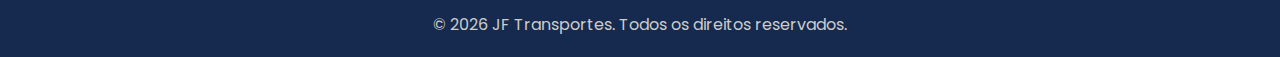
<file: Pagina/contato.html>
<!DOCTYPE html>
<html lang="pt-BR">
<head>
    <meta charset="UTF-8">
    <meta name="viewport" content="width=device-width, initial-scale=1.0">
    <title>Contato - JF Transportes</title>
    <meta name="description" content="Entre em contato com a JF Transportes para solicitar orçamentos e informações sobre nossos serviços de transporte.">
    <link rel="preconnect" href="https://fonts.googleapis.com">
    <link rel="preconnect" href="https://fonts.gstatic.com" crossorigin>
    <link href="https://fonts.googleapis.com/css2?family=Poppins:wght@300;400;500;600;700&display=swap" rel="stylesheet">
    <link rel="stylesheet" href="../css/style.css">
    <link rel="stylesheet" href="https://cdnjs.cloudflare.com/ajax/libs/font-awesome/6.4.0/css/all.min.css">
</head>
<body>
    <!-- Header/Navbar -->
    <header class="header" id="header">
        <div class="container">
            <div class="header-content">
                <a href="../index.html" class="logo">
                    <div class="logo-circle">
                        <span>JF</span>
                    </div>
                    <span class="logo-text">JF Transportes</span>
                </a>
                <nav class="nav-desktop">
                    <ul>
                        <li><a href="../index.html">Home</a></li>
                        <li><a href="./sobre.html">Sobre</a></li>
                        <li><a href="./galeria.html">Galeria</a></li>
                        <li><a href="./contato.html" class="active">Contato</a></li>
                    </ul>
                </nav>
                <button class="menu-toggle" aria-label="Abrir menu">
                    <i class="fas fa-bars"></i>
                </button>
            </div>
        </div>
        <nav class="nav-mobile">
            <ul>
                <li><a href="../index.html">Home</a></li>
                <li><a href="./sobre.html">Sobre</a></li>
                <li><a href="./galeria.html">Galeria</a></li>
                <li><a href="./contato.html" class="active">Contato</a></li>
            </ul>
        </nav>
    </header>

    <main>
        <!-- Hero Section with Map -->
        <section class="page-hero">
            <div class="page-hero-overlay">
                <h1>Entre em Contato</h1>
            </div>
            <div class="map-container">
                <iframe src="https://www.google.com/maps/embed?pb=!1m18!1m12!1m3!1d59727.47751537712!2d-45.97375565!3d-21.42918115!2m3!1f0!2f0!3f0!3m2!1i1024!2i768!4f13.1!3m3!1m2!1s0x94ca0c5f6d4f1d19%3A0x24a2f4e0f4104782!2sAlfenas%2C%20MG!5e0!3m2!1spt-BR!2sbr!4v1650000000000!5m2!1spt-BR!2sbr" width="100%" height="100%" style="border:0;" allowfullscreen="" loading="lazy" referrerpolicy="no-referrer-when-downgrade"></iframe>
            </div>
        </section>

        <!-- Contact Information and Form -->
        <section class="section">
            <div class="container">
                <div class="contact-grid">
                    <!-- Contact Information -->
                    <div class="contact-info-container">
                        <h2 class="section-title">Informações de Contato</h2>
                        <div class="contact-card">
                            <div class="contact-item">
                                <div class="contact-icon">
                                    <i class="fas fa-phone"></i>
                                </div>
                                <div>
                                    <h3>Telefone</h3>
                                    <p>(35) 9 8883-9178</p>
                                    <p>(35) 9 9811-5729 (WhatsApp)</p>
                                </div>
                            </div>
                            
                            <div class="contact-item">
                                <div class="contact-icon">
                                    <i class="fas fa-envelope"></i>
                                </div>
                                <div>
                                    <h3>E-mail</h3>
                                    <p>contato@jftransportes.com.br</p>
                                </div>
                            </div>
                            
                            <div class="contact-item">
                                <div class="contact-icon">
                                    <i class="fas fa-map-marker-alt"></i>
                                </div>
                                <div>
                                    <h3>Endereço</h3>
                                    <p>Alfenas - MG</p>
                                </div>
                            </div>
                            
                            <div class="contact-social">
                                <h3>Redes Sociais</h3>
                                <div class="social-icons">
                                    <a href="#" class="social-icon" aria-label="Facebook">
                                        <i class="fab fa-facebook-f"></i>
                                    </a>
                                    <a href="https://www.instagram.com/jftransp163/" class="social-icon" aria-label="Instagram">
                                        <i class="fab fa-instagram"></i>
                                    </a>
                                    <a href="https://wa.me/5535998115729" class="social-icon" aria-label="WhatsApp">
                                        <i class="fab fa-whatsapp"></i>
                                    </a>
                                </div>
                            </div>
                        </div>
                    </div>
                    
                    <!-- Contact Form -->
                    <div class="contact-form-container">
                        <h2 class="section-title">Envie uma Mensagem</h2>
                        <div class="contact-card">
                            <form id="contactForm" class="contact-form">
                                <div class="form-group">
                                    <label for="name">Nome</label>
                                    <input type="text" id="name" name="name" placeholder="Seu nome completo" required>
                                    <span class="error-message" id="name-error"></span>
                                </div>
                                
                                <div class="form-group">
                                    <label for="email">E-mail</label>
                                    <input type="email" id="email" name="email" placeholder="seu.email@exemplo.com" required>
                                    <span class="error-message" id="email-error"></span>
                                </div>
                                
                                <div class="form-group">
                                    <label for="phone">Telefone</label>
                                    <input type="tel" id="phone" name="phone" placeholder="(00) 00000-0000" required>
                                    <span class="error-message" id="phone-error"></span>
                                </div>
                                
                                <div class="form-group">
                                    <label for="message">Mensagem</label>
                                    <textarea id="message" name="message" placeholder="Digite sua mensagem aqui..." rows="5" required></textarea>
                                    <span class="error-message" id="message-error"></span>
                                </div>
                                
                                <button type="submit" class="btn btn-primary btn-full">Enviar Mensagem</button>
                            </form>
                        </div>
                    </div>
                </div>
            </div>
        </section>
    </main>

    <!-- Success Message Modal -->
    <div id="successModal" class="modal">
        <div class="modal-content">
            <span class="close-modal">&times;</span>
            <div class="modal-icon">
                <i class="fas fa-check-circle"></i>
            </div>
            <h3>Mensagem Enviada!</h3>
            <p>Agradecemos seu contato. Retornaremos em breve.</p>
        </div>
    </div>

    <!-- Footer -->
    <footer class="footer">
        <div class="container">
            <div class="footer-grid">
                <div class="footer-col">
                    <h3>JF Transportes</h3>
                    <p>
                        Oferecemos serviços de transporte com vans para escolas, viagens e eventos, 
                        com segurança, conforto e pontualidade.
                    </p>
                    <div class="social-links">
                        <a href="#" aria-label="Facebook"><i class="fab fa-facebook-f"></i></a>
                        <a href="https://www.instagram.com/jftransp163/" aria-label="Instagram"><i class="fab fa-instagram"></i></a>
                        <a href="https://wa.me/5535998115729" aria-label="WhatsApp"><i class="fab fa-whatsapp"></i></a>
                    </div>
                </div>
                <div class="footer-col">
                    <h3>Links Rápidos</h3>
                    <ul>
                        <li><a href="../index.html">Home</a></li>
                        <li><a href="./sobre.html">Sobre Nós</a></li>
                        <li><a href="./galeria.html">Galeria</a></li>
                        <li><a href="./contato.html">Contato</a></li>
                    </ul>
                </div>
                <div class="footer-col">
                    <h3>Nossos Serviços</h3>
                    <ul>
                        <li><a href="./sobre.html">Van Escolar</a></li>
                        <li><a href="./sobre.html">Van de Viagem</a></li>
                        <li><a href="./sobre.html">Van de Eventos</a></li>
                    </ul>
                </div>
                <div class="footer-col">
                    <h3>Contato</h3>
                    <ul class="contact-info">
                        <li><i class="fas fa-phone"></i> (35) 9 8883-9178</li>
                        <li><i class="fab fa-whatsapp"></i> (35) 9 9811-5729</li>
                        <li><i class="fas fa-envelope"></i> contato@jftransportes.com.br</li>
                        <li><i class="fas fa-map-marker-alt"></i> Alfenas - MG</li>
                    </ul>
                </div>
            </div>
            <div class="footer-bottom">
                <p>&copy; <span id="current-year"></span> JF Transportes. Todos os direitos reservados.</p>
            </div>
        </div>
    </footer>

    <script src="../JavaScript/script.js"></script>
</body>
</html>
</file>
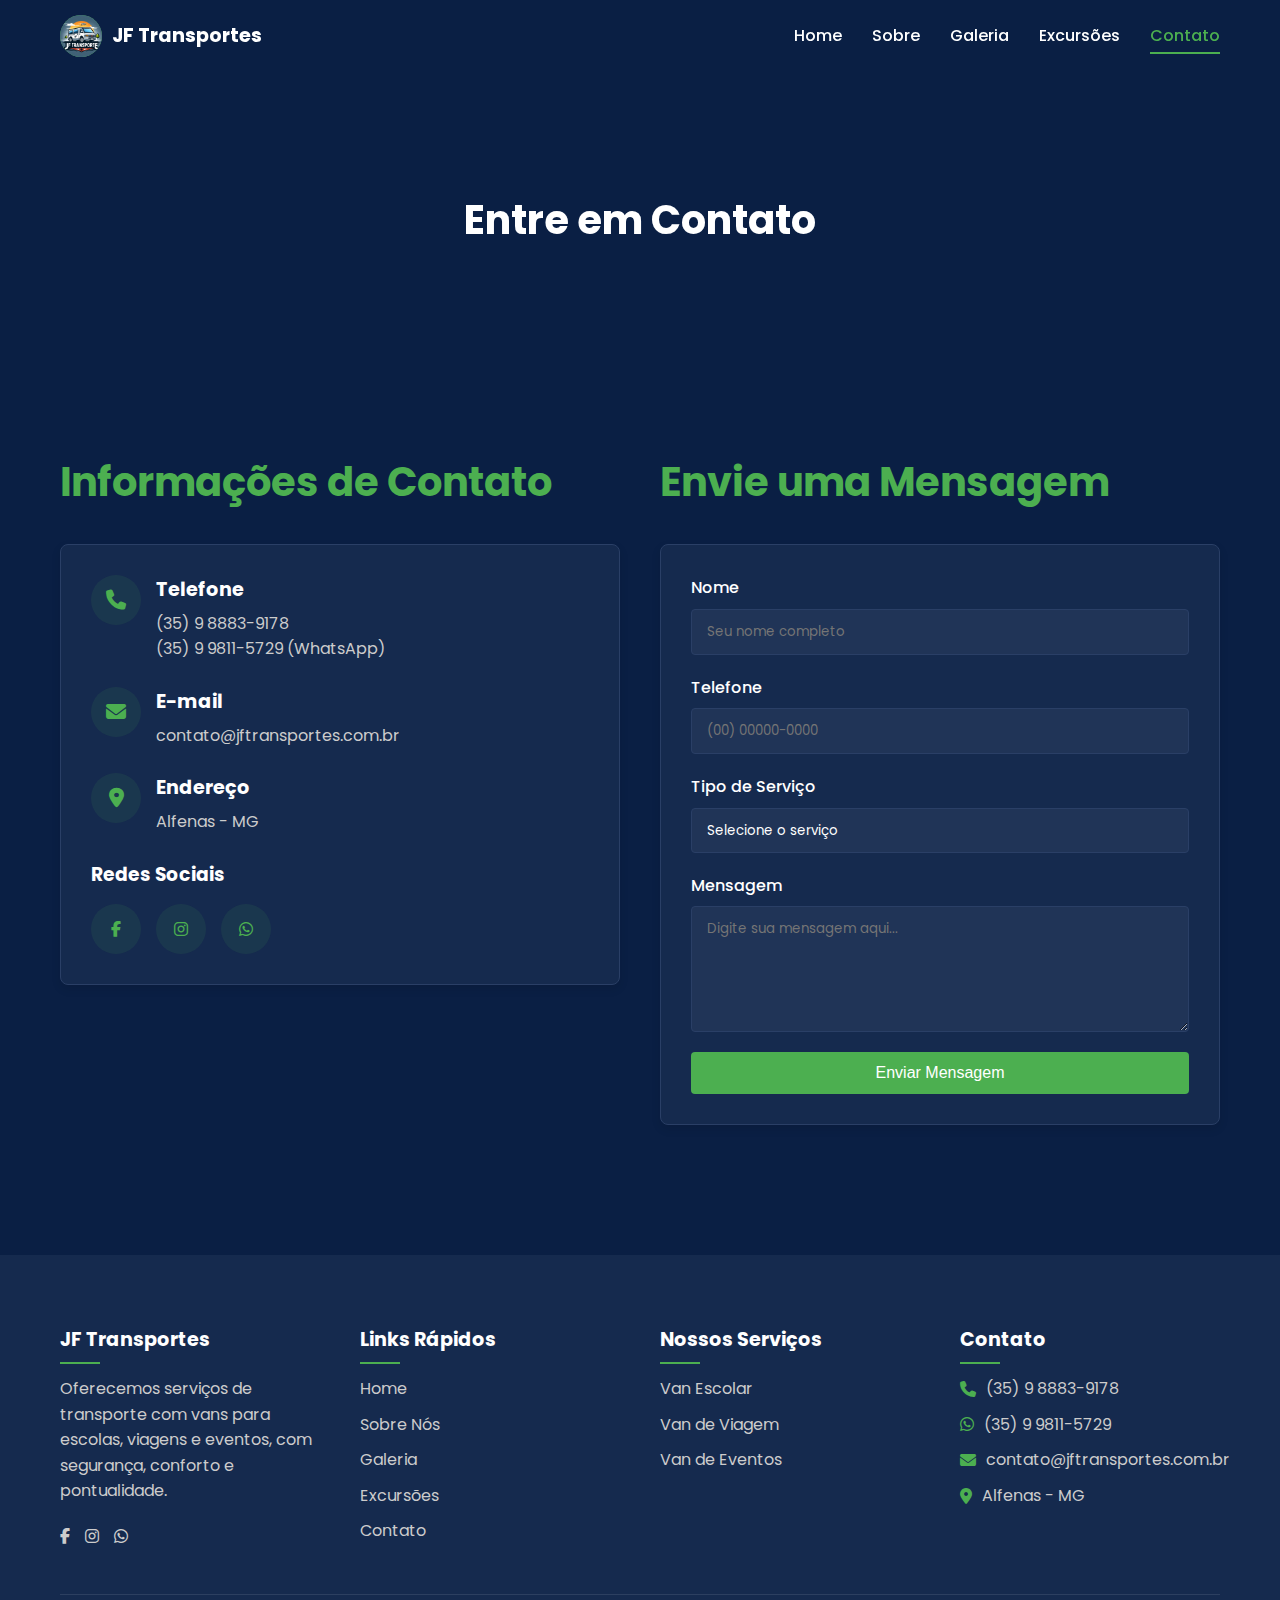
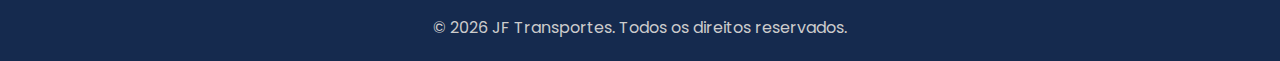
<file: pagina/contato.html>
<!DOCTYPE html>
<html lang="pt-BR">
<head>
    <meta charset="UTF-8">
    <meta name="viewport" content="width=device-width, initial-scale=1.0">
    <title>JF Transportes - Serviços de Van Escolar, Viagem e Eventos</title>
    <meta name="description" content="Entre em contato com a JF Transportes para solicitar orçamentos e informações sobre nossos serviços de transporte.">
    <link rel="icon" type="image/png" href="../media/img/web_site/logo.png" />
    <link rel="preconnect" href="https://fonts.googleapis.com">
    <link rel="preconnect" href="https://fonts.gstatic.com" crossorigin>
    <link href="https://fonts.googleapis.com/css2?family=Poppins:wght@300;400;500;600;700&display=swap" rel="stylesheet">
    <link rel="stylesheet" href="../css/style.css">
    <link rel="stylesheet" href="https://cdnjs.cloudflare.com/ajax/libs/font-awesome/6.4.0/css/all.min.css">
</head>
<body class="contato-page">

    <!-- Header/Navbar -->
    <header class="header" id="header">
        <div class="container">
            <div class="header-content">
                <a href="../index.html" class="logo">
                    <div class="logo-circle">
                        <img src="../media/img/web_site/logo.png" alt="JF Transportes" class="logo-img" />
                    </div>
                    <span class="logo-text">JF Transportes</span>
                </a>
                <nav class="nav-desktop">
                    <ul>
                        <li><a href="../index.html">Home</a></li>
                        <li><a href="./sobre.html">Sobre</a></li>
                        <li><a href="./galeria.html">Galeria</a></li>
                        <li><a href="./excursoes.html">Excursões</a></li>
                        <li><a href="./contato.html" class="active">Contato</a></li>
                    </ul>
                </nav>
                <button class="menu-toggle" aria-label="Abrir menu">
                    <i class="fas fa-bars"></i>
                </button>
            </div>
        </div>
        <nav class="nav-mobile">
            <ul>
                <li><a href="../index.html"><i class="fas fa-home"></i> Home</a></li>
                <li><a href="./sobre.html"><i class="fa-solid fa-address-card"></i> Sobre</a></li>
                <li><a href="./galeria.html"><i class="fas fa-images"></i> Galeria</a></li>
                <li><a href="./excursoes.html"><i class="fas fa-road"></i> Excursões</a></li>
                <li><a href="./contato.html" class="active"><i class="fas fa-envelope"></i> Contato</a></li>

            </ul>
        </nav>
    </header>

    <main>

        <!-- Hero Section with Map -->
        <section class="page-hero">
            <div class="page-hero-overlay">
                <h1>Entre em Contato</h1>
            </div>
            <div class="map-container">
                <iframe src="https://www.google.com/maps/embed?pb=!1m18!1m12!1m3!1d59727.47751537712!2d-45.97375565!3d-21.42918115!2m3!1f0!2f0!3f0!3m2!1i1024!2i768!4f13.1!3m3!1m2!1s0x94ca0c5f6d4f1d19%3A0x24a2f4e0f4104782!2sAlfenas%2C%20MG!5e0!3m2!1spt-BR!2sbr!4v1650000000000!5m2!1spt-BR!2sbr" width="100%" height="100%" style="border:0;" allowfullscreen="" loading="lazy" referrerpolicy="no-referrer-when-downgrade"></iframe>
            </div>
        </section>

         <!-- Contact Information and Form -->
         <section class="section">
            <div class="container">
                <div class="contact-grid">
                    <!-- Contact Info -->
                    <div class="contact-info-container">
                        <h2 class="section-title">Informações de Contato</h2>
                        <div class="contact-card">
                            <div class="contact-item">
                                <div class="contact-icon">
                                    <i class="fas fa-phone"></i>
                                </div>
                                <div>
                                    <h3>Telefone</h3>
                                    <p>(35) 9 8883-9178</p>
                                    <p>(35) 9 9811-5729 (WhatsApp)</p>
                                </div>
                            </div>
                            
                            <div class="contact-item">
                                <div class="contact-icon">
                                    <i class="fas fa-envelope"></i>
                                </div>
                                <div>
                                    <h3>E-mail</h3>
                                    <p>contato@jftransportes.com.br</p>
                                </div>
                            </div>
                            
                            <div class="contact-item">
                                <div class="contact-icon">
                                    <i class="fas fa-map-marker-alt"></i>
                                </div>
                                <div>
                                    <h3>Endereço</h3>
                                    <p>Alfenas - MG</p>
                                </div>
                            </div>
                            
                            <div class="contact-social">
                                <h3>Redes Sociais</h3>
                                <div class="social-icons">
                                    <a href="./contato.html" class="social-icon" aria-label="Facebook">
                                        <i class="fab fa-facebook-f"></i>
                                    </a>
                                    <a href="https://www.instagram.com/jftransp163/" class="social-icon" aria-label="Instagram">
                                        <i class="fab fa-instagram"></i>
                                    </a>
                                    <a href="https://wa.me/5535998115729" class="social-icon" aria-label="WhatsApp">
                                        <i class="fab fa-whatsapp"></i>
                                    </a>
                                </div>
                            </div>
                        </div>
                    </div>

                    <!-- Contact Form -->
                    <div class="contact-form-container">
                        <h2 class="section-title">Envie uma Mensagem</h2>
                        <div class="contact-card">
                            <form id="contactForm" class="contact-form">
                                <div class="form-group">
                                    <label for="name">Nome</label>
                                    <input type="text" id="name" name="name" placeholder="Seu nome completo" required>
                                </div>

                                <div class="form-group">
                                    <label for="phone">Telefone</label>
                                    <input type="tel" id="phone" name="phone" placeholder="(00) 00000-0000" required>
                                </div>

                                <!-- Tipo de serviço -->
                                <div class="form-group">
                                    <label for="service">Tipo de Serviço</label>
                                    <select id="service" name="service" required>
                                        <option value="" disabled selected>Selecione o serviço</option>
                                        <option value="Escolar">Escolar</option>
                                        <option value="Viagem">Viagem</option>
                                        <option value="Excursão">Excursão</option>
                                        <option value="Outro">Outro</option>
                                    </select>
                                </div>

                                <div class="form-group">
                                    <label for="message">Mensagem</label>
                                    <textarea id="message" name="message" placeholder="Digite sua mensagem aqui..." rows="5" required></textarea>
                                </div>
                                <button type="submit" class="btn btn-primary btn-full">Enviar Mensagem</button>
                            </form>
                        </div>
                    </div>
                </div>
            </div>
        </section>
    </main>

    <!-- Footer -->
    <footer class="footer">
        <div class="container">
            <div class="footer-grid">
                <div class="footer-col">
                    <h3>JF Transportes</h3>
                    <p>
                        Oferecemos serviços de transporte com vans para escolas, viagens e eventos, 
                        com segurança, conforto e pontualidade.
                    </p>
                    <div class="social-links">
                        <a href="./pagina/contato.html" aria-label="Facebook"><i class="fab fa-facebook-f"></i></a>
                        <a href="https://www.instagram.com/jftransp163/" aria-label="Instagram"><i class="fab fa-instagram"></i></a>
                        <a href="https://wa.me/5535998115729" aria-label="WhatsApp"><i class="fab fa-whatsapp"></i></a>
                    </div>
                </div>
                <div class="footer-col">
                    <h3>Links Rápidos</h3>
                    <ul>
                        <li><a href="./index.html">Home</a></li>
                        <li><a href="./pagina/sobre.html">Sobre Nós</a></li>
                        <li><a href="./pagina/galeria.html">Galeria</a></li>
                        <li><a href="./pagina/excursoes.html">Excursões</a></li>
                        <li><a href="./pagina/contato.html">Contato</a></li>
                    </ul>
                </div>
                <div class="footer-col">
                    <h3>Nossos Serviços</h3>
                    <ul>
                        <li><a href="./pagina/sobre.html">Van Escolar</a></li>
                        <li><a href="./pagina/sobre.html">Van de Viagem</a></li>
                        <li><a href="./pagina/sobre.html">Van de Eventos</a></li>
                    </ul>
                </div>
                <div class="footer-col">
                    <h3>Contato</h3>
                    <ul class="contact-info">
                        <li><i class="fas fa-phone"></i> (35) 9 8883-9178</li>
                        <li><i class="fab fa-whatsapp"></i> (35) 9 9811-5729</li>
                        <li><i class="fas fa-envelope"></i> contato@jftransportes.com.br</li>
                        <li><i class="fas fa-map-marker-alt"></i> Alfenas - MG</li>
                    </ul>
                </div>
            </div>
            <div class="footer-bottom">
                <p>&copy; <span id="current-year"></span> JF Transportes. Todos os direitos reservados.</p>
            </div>
        </div>
    </footer>

    <!-- Scripts -->
    <script src="../javascript/script.js"></script>

    <script>
        document.getElementById('contactForm').addEventListener('submit', function(e) {
            e.preventDefault();

            // Pegando os valores dos campos do formulário
            const name = document.getElementById('name').value;
            const phone = document.getElementById('phone').value;
            const service = document.getElementById('service').value;
            const message = document.getElementById('message').value;

            // Montando a mensagem
            const text = `*✉️ Nova solicitação*%0A` +
                        `*• Nome:*%0A ${encodeURIComponent(name)}%0A%0A` +
                        `*• Telefone:*%0A ${encodeURIComponent(phone)}%0A%0A` +
                        `*• Tipo de Serviço:*%0A ${encodeURIComponent(service)}%0A%0A` +
                        `*• Mensagem:*%0A ${encodeURIComponent(message)}`;


            // Número do WhatsApp para enviar a mensagem
            const numeroWhatsApp = "5535998105950";
            const url = `https://wa.me/${numeroWhatsApp}?text=${text}`;

            // Desabilitando o botão e mudando o texto
            const btn = document.querySelector('.contact-form button');
            const originalText = btn.textContent;

            btn.disabled = true;
            btn.textContent = 'Enviando...';

            // Abrindo o WhatsApp após 1.5 segundos
            setTimeout(() => {
                window.open(url, '_blank');
                btn.textContent = originalText;
                btn.disabled = false;
            }, 1500);
        });
    </script>
</body>
</html>
</file>
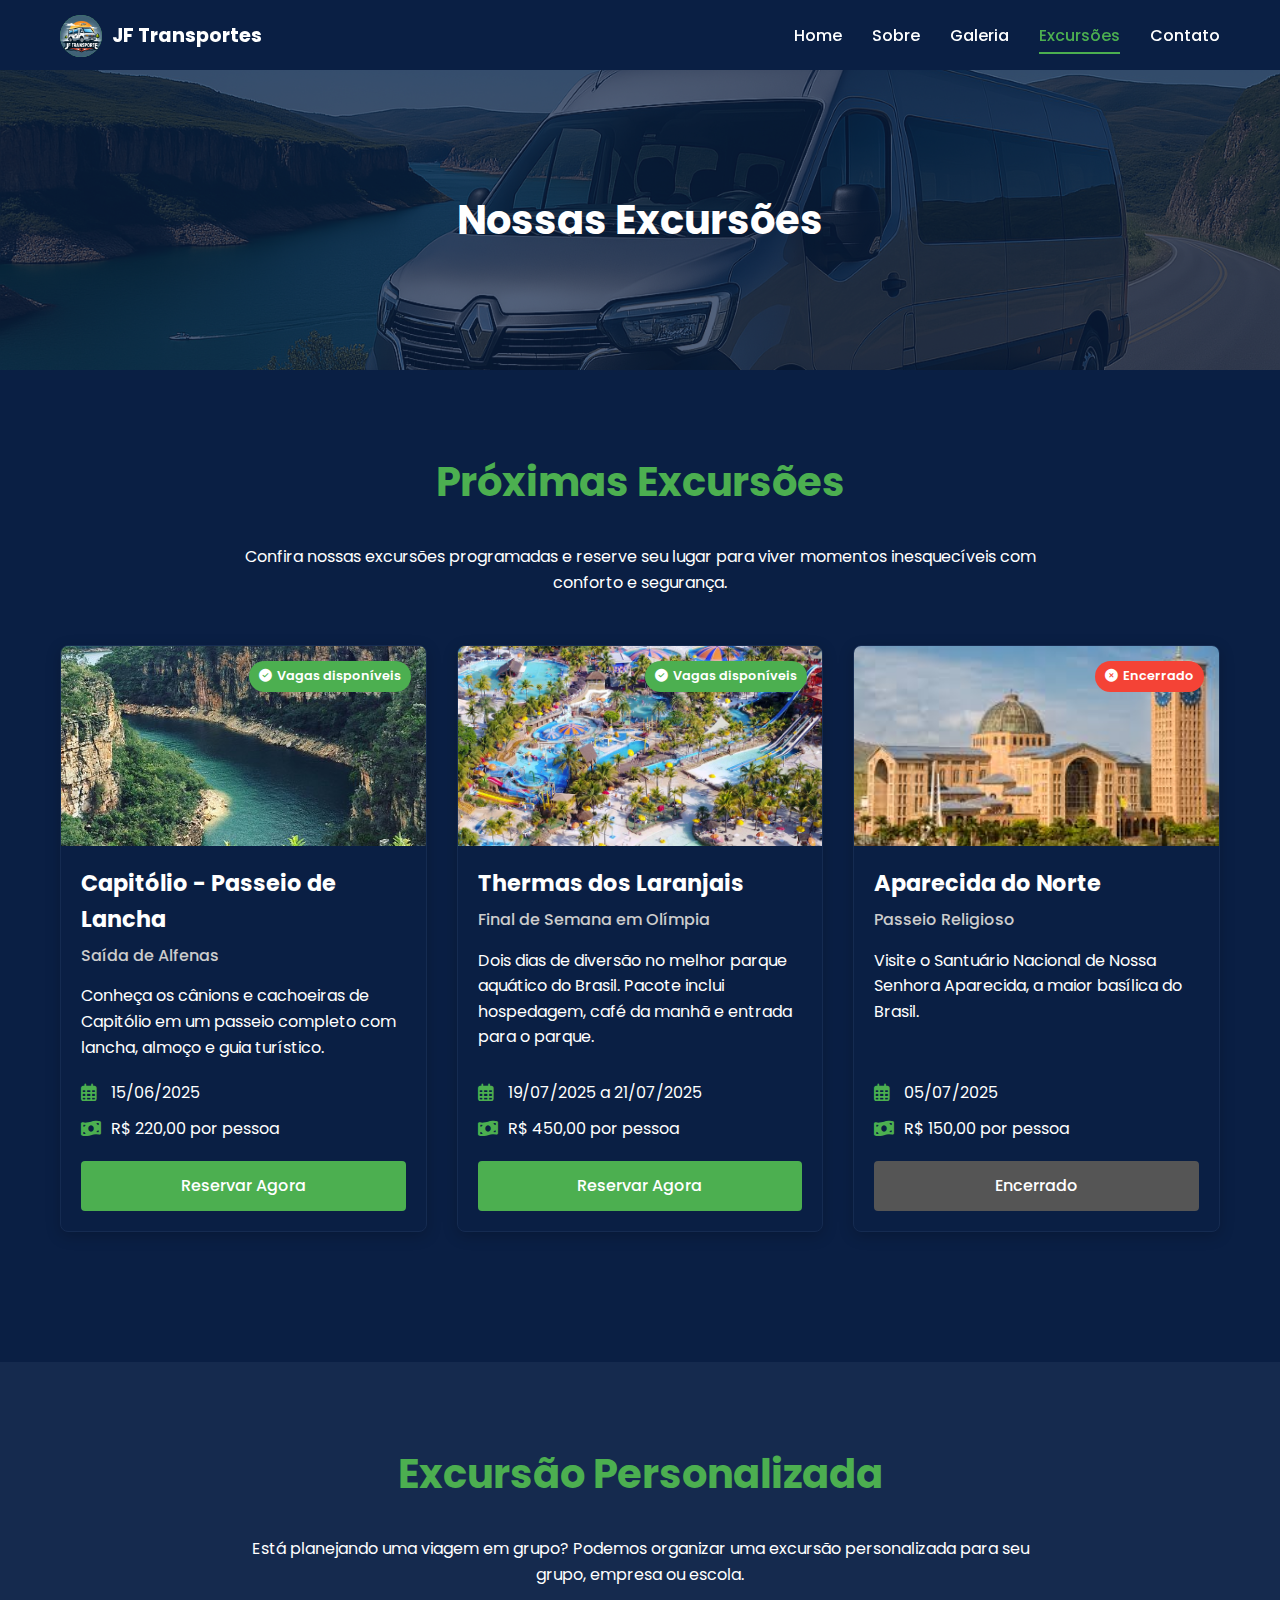
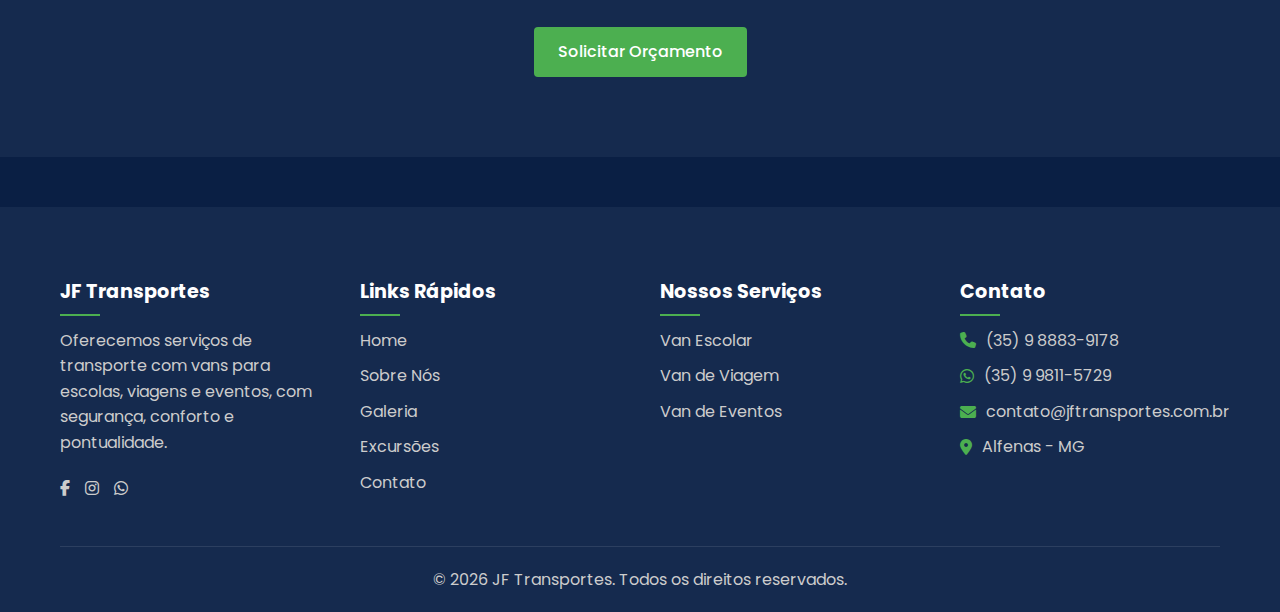
<file: pagina/excursoes.html>
<!DOCTYPE html>
<html lang="pt-BR">
<head>
    <meta charset="UTF-8">
    <meta name="viewport" content="width=device-width, initial-scale=1.0">
    <title>Excursões - JF Transportes</title>
    <meta name="description" content="Confira as próximas excursões da JF Transportes. Viagens seguras, confortáveis e com vagas limitadas para destinos incríveis. Reserve já sua vaga!">
    <link rel="icon" type="image/png" href="../media/img/web_site/logo.png" />
    <link rel="preconnect" href="https://fonts.googleapis.com">
    <link rel="preconnect" href="https://fonts.gstatic.com" crossorigin>
    <link href="https://fonts.googleapis.com/css2?family=Poppins:wght@300;400;500;600;700&display=swap" rel="stylesheet">
    <link rel="stylesheet" href="../css/style.css">
    <link rel="stylesheet" href="https://cdnjs.cloudflare.com/ajax/libs/font-awesome/6.4.0/css/all.min.css">
</head>
<body>

        <!-- Header/Navbar -->
        <header class="header" id="header">
            <div class="container">
                <div class="header-content">
                    <a href="../index.html" class="logo">
                        <div class="logo-circle">
                            <img src="../media/img/web_site/logo.png" alt="JF Transportes" class="logo-img" />
                        </div>
                        <span class="logo-text">JF Transportes</span>
                    </a>
                    <nav class="nav-desktop">
                        <ul>
                            <li><a href="../index.html">Home</a></li>
                            <li><a href="./sobre.html">Sobre</a></li>
                            <li><a href="./galeria.html">Galeria</a></li>
                            <li><a href="./excursoes.html" class="active">Excursões</a></li>
                            <li><a href="./contato.html">Contato</a></li>
                        </ul>
                    </nav>
                    <button class="menu-toggle" aria-label="Abrir menu">
                        <i class="fas fa-bars"></i>
                    </button>
                </div>
            </div>
            <nav class="nav-mobile">
                <ul>
                    <!-- <li><a href="../index.html">Home</a></li>
                    <li><a href="./sobre.html">Sobre</a></li>
                    <li><a href="./galeria.html">Galeria</a></li>
                    <li><a href="./excursoes.html" class="active">Excursões</a></li>
                    <li><a href="./contato.html">Contato</a></li> -->

                    <li><a href="../index.html"><i class="fas fa-home"></i> Home</a></li>
                    <li><a href="./sobre.html"><i class="fa-solid fa-address-card"></i> Sobre</a></li>
                    <li><a href="./galeria.html"><i class="fas fa-images"></i> Galeria</a></li>
                    <li><a href="./excursoes.html" class="active"><i class="fas fa-road"></i> Excursões</a></li>
                    <li><a href="./contato.html"><i class="fas fa-envelope"></i> Contato</a></li>
                </ul>
            </nav>
        </header>

    <!-- Page Hero -->
    <section class="page-hero">
        <!-- 1200x600 -->
        <img src="../media/img/web_site/renault_master_excursao.png" alt="Excursões" class="page-hero-img">
        <div class="page-hero-overlay">
            <div class="container">
                <h1>Nossas Excursões</h1>
            </div>
        </div>
    </section>

    <!-- Excursões Section -->
    <!-- section excursoes-section -->
    <section class="section">
        <div class="container">
            <h2 class="section-title text-center">Próximas Excursões</h2>
            <p class="text-center content-narrow">Confira nossas excursões programadas e reserve seu lugar para viver momentos inesquecíveis com conforto e segurança.</p>
            
            <div class="excursoes-grid">
                <!-- Excursão 1 -->
                <div class="excursao-card">
                    <div class="excursao-image">
                        <!-- 300x500 -->
                        <img src="../media/img/excursao/Capitolio.jpg" alt="Capitólio - Passeio de Lancha">
                        <div class="excursao-status available">
                            <i class="fas fa-check-circle"></i> Vagas disponíveis
                        </div>
                    </div>
                    <div class="excursao-content">
                        <h3>Capitólio - Passeio de Lancha</h3>
                        <h4>Saída de Alfenas</h4>
                        <p>Conheça os cânions e cachoeiras de Capitólio em um passeio completo com lancha, almoço e guia turístico.</p>
                        <div class="excursao-details">
                            <div class="excursao-detail">
                                <i class="far fa-calendar-alt"></i>
                                <span>15/06/2025</span>
                            </div>
                            <div class="excursao-detail">
                                <i class="fas fa-money-bill-wave"></i>
                                <span>R$ 220,00 por pessoa</span>
                            </div>
                        </div>
                        <a href="./contato.html" class="btn btn-primary">Reservar Agora</a>
                    </div>
                </div>
                
                <!-- Excursão 2 -->
                <div class="excursao-card">
                    <div class="excursao-image">
                        <!-- 300x500 -->
                        <img src="../media/img/excursao/Thermas_dos_Laranjais.jpg" alt="Thermas dos Laranjais">
                        <div class="excursao-status available">
                            <i class="fas fa-check-circle"></i> Vagas disponíveis
                        </div>
                    </div>
                    <div class="excursao-content">
                        <h3>Thermas dos Laranjais</h3>
                        <h4>Final de Semana em Olímpia</h4>
                        <p>Dois dias de diversão no melhor parque aquático do Brasil. Pacote inclui hospedagem, café da manhã e entrada para o parque.</p>
                        <div class="excursao-details">
                            <div class="excursao-detail">
                                <i class="far fa-calendar-alt"></i>
                                <span>19/07/2025 a 21/07/2025</span>
                            </div>
                            <div class="excursao-detail">
                                <i class="fas fa-money-bill-wave"></i>
                                <span>R$ 450,00 por pessoa</span>
                            </div>
                        </div>
                        <a href="./contato.html" class="btn btn-primary">Reservar Agora</a>
                    </div>
                </div>
                
                <!-- Excursão 3 -->
                <div class="excursao-card">
                    <div class="excursao-image">
                        <!-- 300x500 -->
                        <img src="../media/img/excursao/Aparecida_Norte.jpg" alt="Aparecida do Norte">
                        <div class="excursao-status closed">
                            <i class="fas fa-times-circle"></i> Encerrado
                        </div>
                    </div>
                    <div class="excursao-content">
                        <h3>Aparecida do Norte</h3>
                        <h4>Passeio Religioso</h4>
                        <p>Visite o Santuário Nacional de Nossa Senhora Aparecida, a maior basílica do Brasil.</p>
                        <div class="excursao-details">
                            <div class="excursao-detail">
                                <i class="far fa-calendar-alt"></i>
                                <span>05/07/2025</span>
                            </div>
                            <div class="excursao-detail">
                                <i class="fas fa-money-bill-wave"></i>
                                <span>R$ 150,00 por pessoa</span>
                            </div>
                        </div>
                        <a href="./contato.html" class="btn btn-primary disabled">Encerrado</a>
                    </div>
                </div>
            </div>
        </div>
    </section>

    <!-- CTA Section -->
    <section class="section section-dark">
        <div class="container text-center">
            <h2 class="section-title">Excursão Personalizada</h2>
            <p class="content-narrow">Está planejando uma viagem em grupo? Podemos organizar uma excursão personalizada para seu grupo, empresa ou escola.</p>
            <a href="./contato.html" class="btn btn-primary mt-20">Solicitar Orçamento</a>
        </div>
    </section>

    <!-- Footer -->
    <footer class="footer">
        <div class="container">
            <div class="footer-grid">
                <div class="footer-col">
                    <h3>JF Transportes</h3>
                    <p>
                        Oferecemos serviços de transporte com vans para escolas, viagens e eventos, 
                        com segurança, conforto e pontualidade.
                    </p>
                    <div class="social-links">
                        <a href="./contato.html" aria-label="Facebook"><i class="fab fa-facebook-f"></i></a>
                        <a href="https://www.instagram.com/jftransp163/" aria-label="Instagram"><i class="fab fa-instagram"></i></a>
                        <a href="https://wa.me/5535998115729" aria-label="WhatsApp"><i class="fab fa-whatsapp"></i></a>
                    </div>
                </div>
                <div class="footer-col">
                    <h3>Links Rápidos</h3>
                    <ul>
                        <li><a href="../index.html">Home</a></li>
                        <li><a href="./sobre.html">Sobre Nós</a></li>
                        <li><a href="./galeria.html">Galeria</a></li>
                        <li><a href="./excursoes.html">Excursões</a></li>
                        <li><a href="./contato.html">Contato</a></li>
                    </ul>
                </div>
                <div class="footer-col">
                    <h3>Nossos Serviços</h3>
                    <ul>
                        <li><a href="./sobre.html">Van Escolar</a></li>
                        <li><a href="./sobre.html">Van de Viagem</a></li>
                        <li><a href="./sobre.html">Van de Eventos</a></li>
                    </ul>
                </div>
                <div class="footer-col">
                    <h3>Contato</h3>
                    <ul class="contact-info">
                        <li><i class="fas fa-phone"></i> (35) 9 8883-9178</li>
                        <li><i class="fab fa-whatsapp"></i> (35) 9 9811-5729</li>
                        <li><i class="fas fa-envelope"></i> contato@jftransportes.com.br</li>
                        <li><i class="fas fa-map-marker-alt"></i> Alfenas - MG</li>
                    </ul>
                </div>
            </div>
            <div class="footer-bottom">
                <p>&copy; <span id="current-year"></span> JF Transportes. Todos os direitos reservados.</p>
            </div>
        </div>
    </footer>

    <script src="../javascript/script.js"></script>
</body>
</html>
</file>
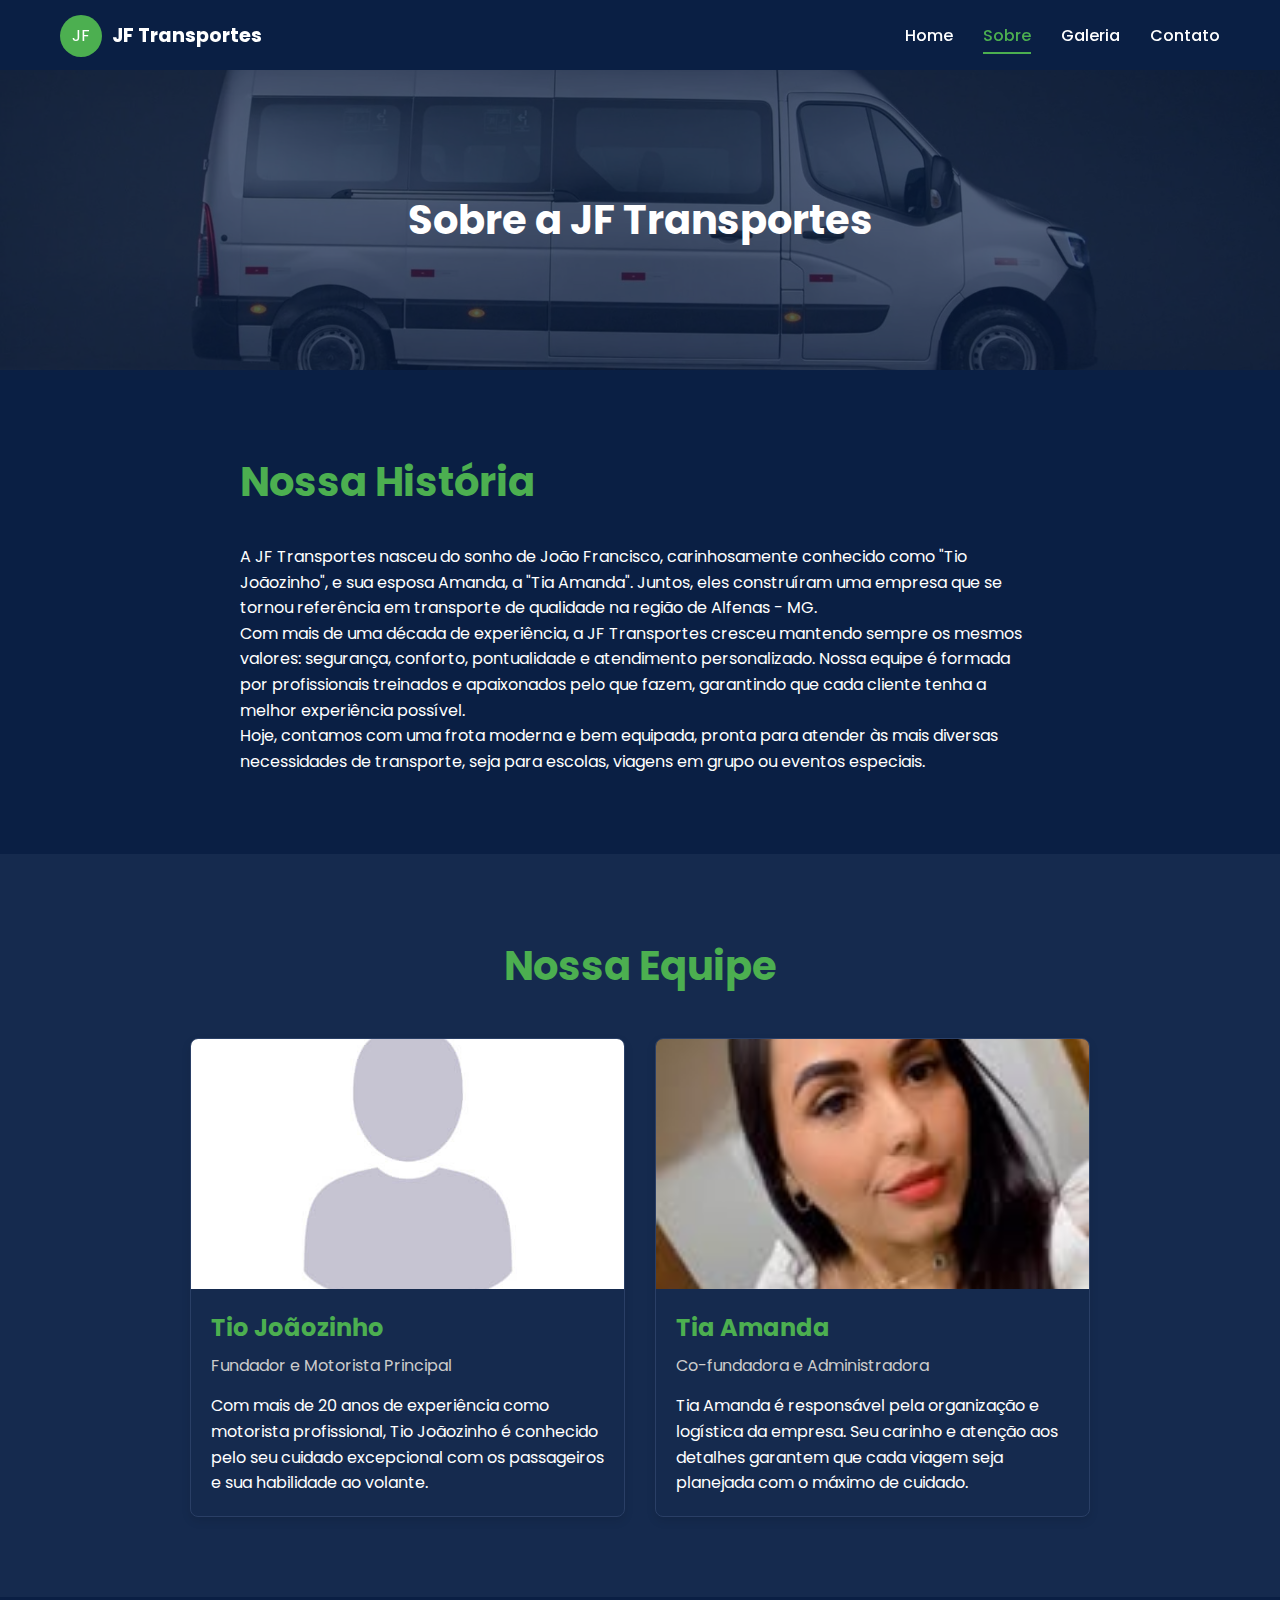
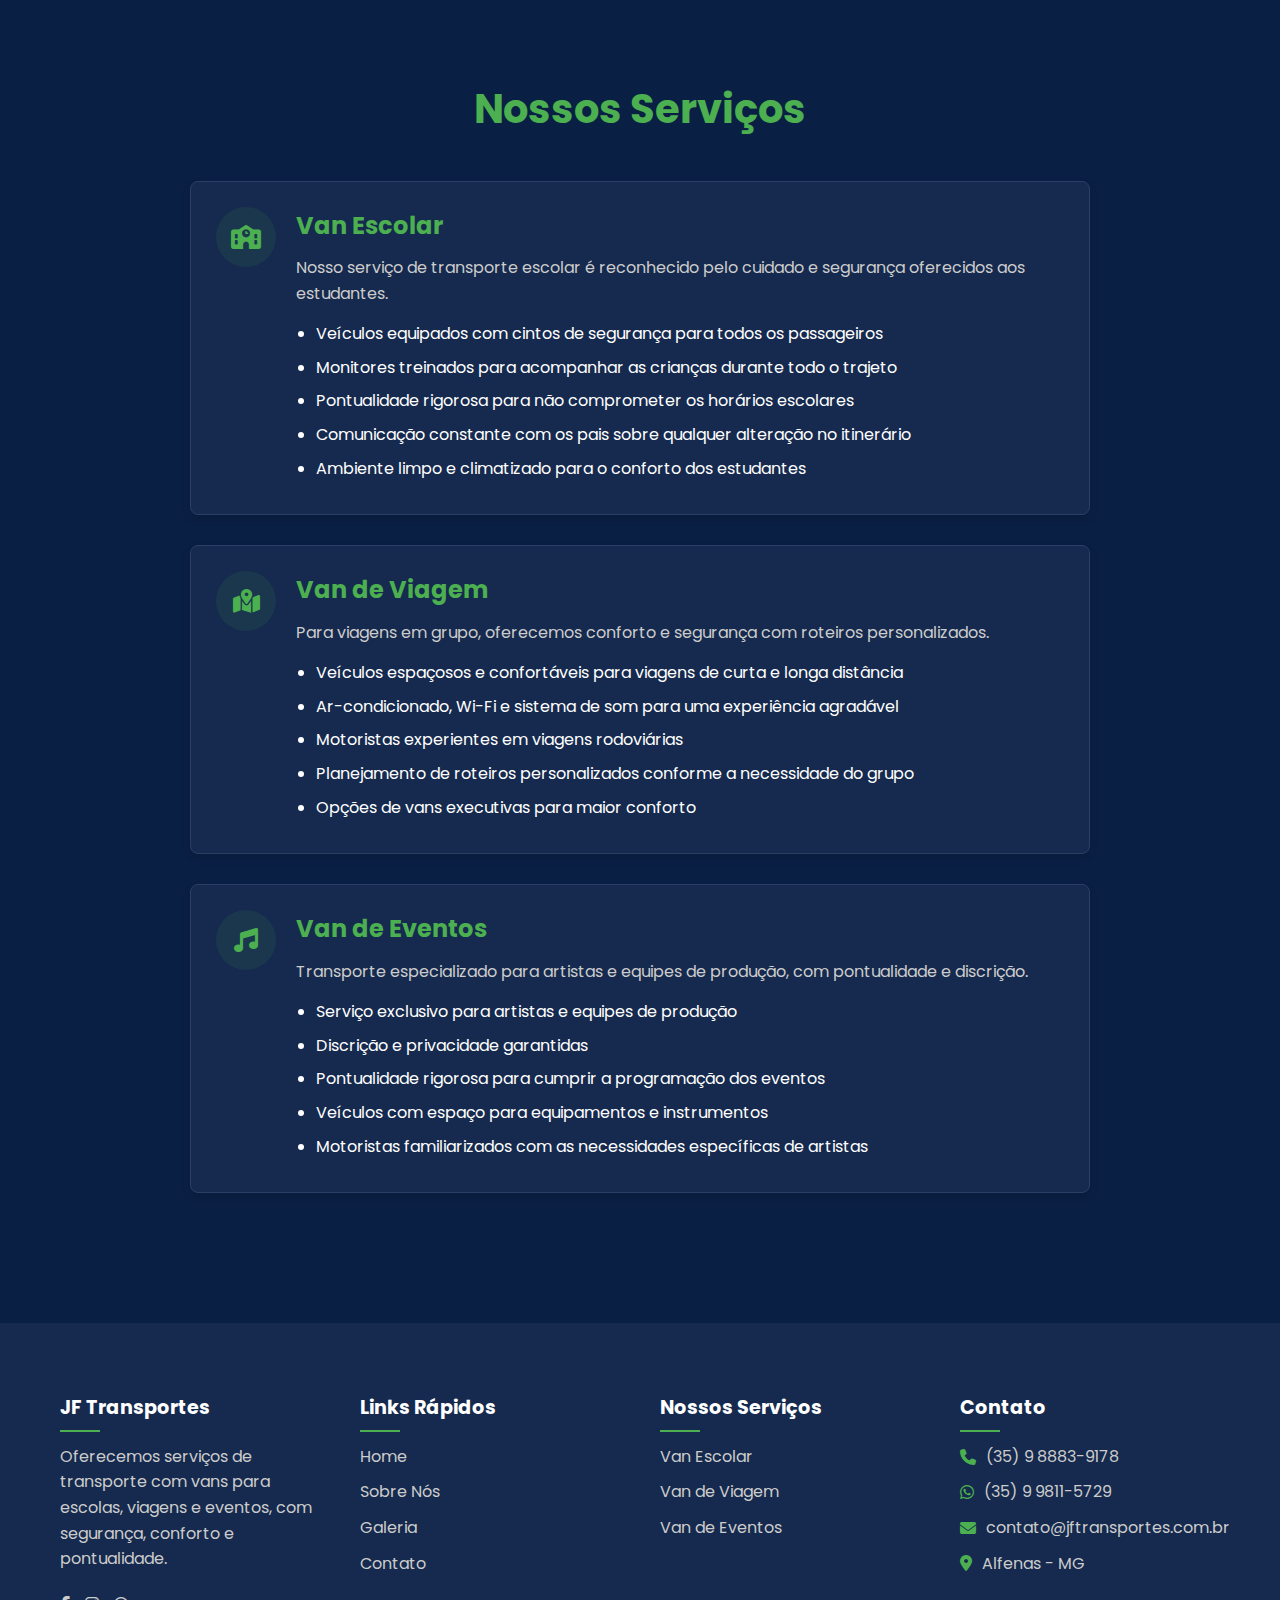
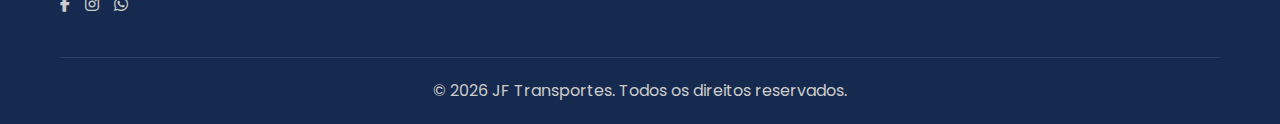
<file: Pagina/sobre.html>
<!DOCTYPE html>
<html lang="pt-BR">
<head>
    <meta charset="UTF-8">
    <meta name="viewport" content="width=device-width, initial-scale=1.0">
    <title>Sobre - JF Transportes</title>
    <meta name="description" content="Conheça a história e os serviços da JF Transportes, especializada em Van Escolar, Van de Viagem e Van de Eventos.">
    <link rel="preconnect" href="https://fonts.googleapis.com">
    <link rel="preconnect" href="https://fonts.gstatic.com" crossorigin>
    <link href="https://fonts.googleapis.com/css2?family=Poppins:wght@300;400;500;600;700&display=swap" rel="stylesheet">
    <link rel="stylesheet" href="../css/style.css">
    <link rel="stylesheet" href="https://cdnjs.cloudflare.com/ajax/libs/font-awesome/6.4.0/css/all.min.css">
</head>
<body>
    <!-- Header/Navbar -->
    <header class="header" id="header">
        <div class="container">
            <div class="header-content">
                <a href="../index.html" class="logo">
                    <div class="logo-circle">
                        <span>JF</span>
                    </div>
                    <span class="logo-text">JF Transportes</span>
                </a>
                <nav class="nav-desktop">
                    <ul>
                        <li><a href="../index.html">Home</a></li>
                        <li><a href="./sobre.html" class="active">Sobre</a></li>
                        <li><a href="./galeria.html">Galeria</a></li>
                        <li><a href="./contato.html">Contato</a></li>
                    </ul>
                </nav>
                <button class="menu-toggle" aria-label="Abrir menu">
                    <i class="fas fa-bars"></i>
                </button>
            </div>
        </div>
        <nav class="nav-mobile">
            <ul>
                <li><a href="../index.html">Home</a></li>
                <li><a href="./sobre.html" class="active">Sobre</a></li>
                <li><a href="./galeria.html">Galeria</a></li>
                <li><a href="./contato.html">Contato</a></li>
            </ul>
        </nav>
    </header>

    <main>
        <!-- Hero Section -->
        <section class="page-hero">
            <div class="page-hero-overlay">
                <h1>Sobre a JF Transportes</h1>
            </div>
            <!-- 1200x400 -->
            <img src="../Imagem/Sobre/Renault_Master.jpg" alt="JF Transportes" class="page-hero-img">
        </section>

        <!-- Company History -->
        <section class="section">
            <div class="container">
                <div class="content-narrow">
                    <h2 class="section-title">Nossa História</h2>
                    <p>
                        A JF Transportes nasceu do sonho de João Francisco, carinhosamente conhecido como "Tio Joãozinho", 
                        e sua esposa Amanda, a "Tia Amanda". Juntos, eles construíram uma empresa que se tornou referência 
                        em transporte de qualidade na região de Alfenas - MG.
                    </p>
                    <p>
                        Com mais de uma década de experiência, a JF Transportes cresceu mantendo sempre os mesmos valores: 
                        segurança, conforto, pontualidade e atendimento personalizado. Nossa equipe é formada por profissionais 
                        treinados e apaixonados pelo que fazem, garantindo que cada cliente tenha a melhor experiência possível.
                    </p>
                    <p>
                        Hoje, contamos com uma frota moderna e bem equipada, pronta para atender às mais diversas necessidades 
                        de transporte, seja para escolas, viagens em grupo ou eventos especiais.
                    </p>
                </div>
            </div>
        </section>

        <!-- Our Team -->
        <section class="section section-dark">
            <div class="container">
                <h2 class="section-title text-center">Nossa Equipe</h2>
                <div class="team-grid">
                    <div class="team-card">
                        <div class="team-image">
                            <!-- 400x250 -->
                            <img src="../Imagem/Sobre/TioJoaozinho.jpg" alt="Tio Joãozinho">
                        </div>
                        <div class="team-info">
                            <h3>Tio Joãozinho</h3>
                            <p class="team-role">Fundador e Motorista Principal</p>
                            <p>
                                Com mais de 20 anos de experiência como motorista profissional, Tio Joãozinho é conhecido 
                                pelo seu cuidado excepcional com os passageiros e sua habilidade ao volante.
                            </p>
                        </div>
                    </div>
                    <div class="team-card">
                        <div class="team-image">
                            <!-- 400x250 -->
                            <img src="../Imagem/Sobre/TiaAmanda.jpg" alt="Tia Amanda">
                        </div>
                        <div class="team-info">
                            <h3>Tia Amanda</h3>
                            <p class="team-role">Co-fundadora e Administradora</p>
                            <p>
                                Tia Amanda é responsável pela organização e logística da empresa. Seu carinho e atenção 
                                aos detalhes garantem que cada viagem seja planejada com o máximo de cuidado.
                            </p>
                        </div>
                    </div>
                </div>
            </div>
        </section>

        <!-- Our Services -->
        <section class="section">
            <div class="container">
                <h2 class="section-title text-center">Nossos Serviços</h2>
                <div class="services-detailed">
                    <div class="service-detailed-card">
                        <div class="service-detailed-icon">
                            <i class="fas fa-school"></i>
                        </div>
                        <div class="service-detailed-content">
                            <h3>Van Escolar</h3>
                            <p>
                                Nosso serviço de transporte escolar é reconhecido pelo cuidado e segurança oferecidos aos estudantes.
                            </p>
                            <ul>
                                <li>Veículos equipados com cintos de segurança para todos os passageiros</li>
                                <li>Monitores treinados para acompanhar as crianças durante todo o trajeto</li>
                                <li>Pontualidade rigorosa para não comprometer os horários escolares</li>
                                <li>Comunicação constante com os pais sobre qualquer alteração no itinerário</li>
                                <li>Ambiente limpo e climatizado para o conforto dos estudantes</li>
                            </ul>
                        </div>
                    </div>

                    <div class="service-detailed-card">
                        <div class="service-detailed-icon">
                            <i class="fas fa-map-marked-alt"></i>
                        </div>
                        <div class="service-detailed-content">
                            <h3>Van de Viagem</h3>
                            <p>
                                Para viagens em grupo, oferecemos conforto e segurança com roteiros personalizados.
                            </p>
                            <ul>
                                <li>Veículos espaçosos e confortáveis para viagens de curta e longa distância</li>
                                <li>Ar-condicionado, Wi-Fi e sistema de som para uma experiência agradável</li>
                                <li>Motoristas experientes em viagens rodoviárias</li>
                                <li>Planejamento de roteiros personalizados conforme a necessidade do grupo</li>
                                <li>Opções de vans executivas para maior conforto</li>
                            </ul>
                        </div>
                    </div>

                    <div class="service-detailed-card">
                        <div class="service-detailed-icon">
                            <i class="fas fa-music"></i>
                        </div>
                        <div class="service-detailed-content">
                            <h3>Van de Eventos</h3>
                            <p>
                                Transporte especializado para artistas e equipes de produção, com pontualidade e discrição.
                            </p>
                            <ul>
                                <li>Serviço exclusivo para artistas e equipes de produção</li>
                                <li>Discrição e privacidade garantidas</li>
                                <li>Pontualidade rigorosa para cumprir a programação dos eventos</li>
                                <li>Veículos com espaço para equipamentos e instrumentos</li>
                                <li>Motoristas familiarizados com as necessidades específicas de artistas</li>
                            </ul>
                        </div>
                    </div>
                </div>
            </div>
        </section>
    </main>

    <!-- Footer -->
    <footer class="footer">
        <div class="container">
            <div class="footer-grid">
                <div class="footer-col">
                    <h3>JF Transportes</h3>
                    <p>
                        Oferecemos serviços de transporte com vans para escolas, viagens e eventos, 
                        com segurança, conforto e pontualidade.
                    </p>
                    <div class="social-links">
                        <a href="#" aria-label="Facebook"><i class="fab fa-facebook-f"></i></a>
                        <a href="https://www.instagram.com/jftransp163/" aria-label="Instagram"><i class="fab fa-instagram"></i></a>
                        <a href="https://wa.me/5535998115729" aria-label="WhatsApp"><i class="fab fa-whatsapp"></i></a>
                        <!-- <a href="#" aria-label="Linktree" target="_blank"><i class="fas fa-link"></i></a> -->
                    </div>
                </div>
                <div class="footer-col">
                    <h3>Links Rápidos</h3>
                    <ul>
                        <li><a href="../index.html">Home</a></li>
                        <li><a href="./sobre.html">Sobre Nós</a></li>
                        <li><a href="./galeria.html">Galeria</a></li>
                        <li><a href="./contato.html">Contato</a></li>
                    </ul>
                </div>
                <div class="footer-col">
                    <h3>Nossos Serviços</h3>
                    <ul>
                        <li><a href="./sobre.html">Van Escolar</a></li>
                        <li><a href="./sobre.html">Van de Viagem</a></li>
                        <li><a href="./sobre.html">Van de Eventos</a></li>
                    </ul>
                </div>
                <div class="footer-col">
                    <h3>Contato</h3>
                    <ul class="contact-info">
                        <li><i class="fas fa-phone"></i> (35) 9 8883-9178</li>
                        <li><i class="fab fa-whatsapp"></i> (35) 9 9811-5729</li>
                        <li><i class="fas fa-envelope"></i> contato@jftransportes.com.br</li>
                        <li><i class="fas fa-map-marker-alt"></i> Alfenas - MG</li>
                    </ul>
                </div>
            </div>
            <div class="footer-bottom">
                <p>&copy; <span id="current-year"></span> JF Transportes. Todos os direitos reservados.</p>
            </div>
        </div>
    </footer>

    <script src="../JavaScript/script.js"></script>
</body>
</html>
</file>
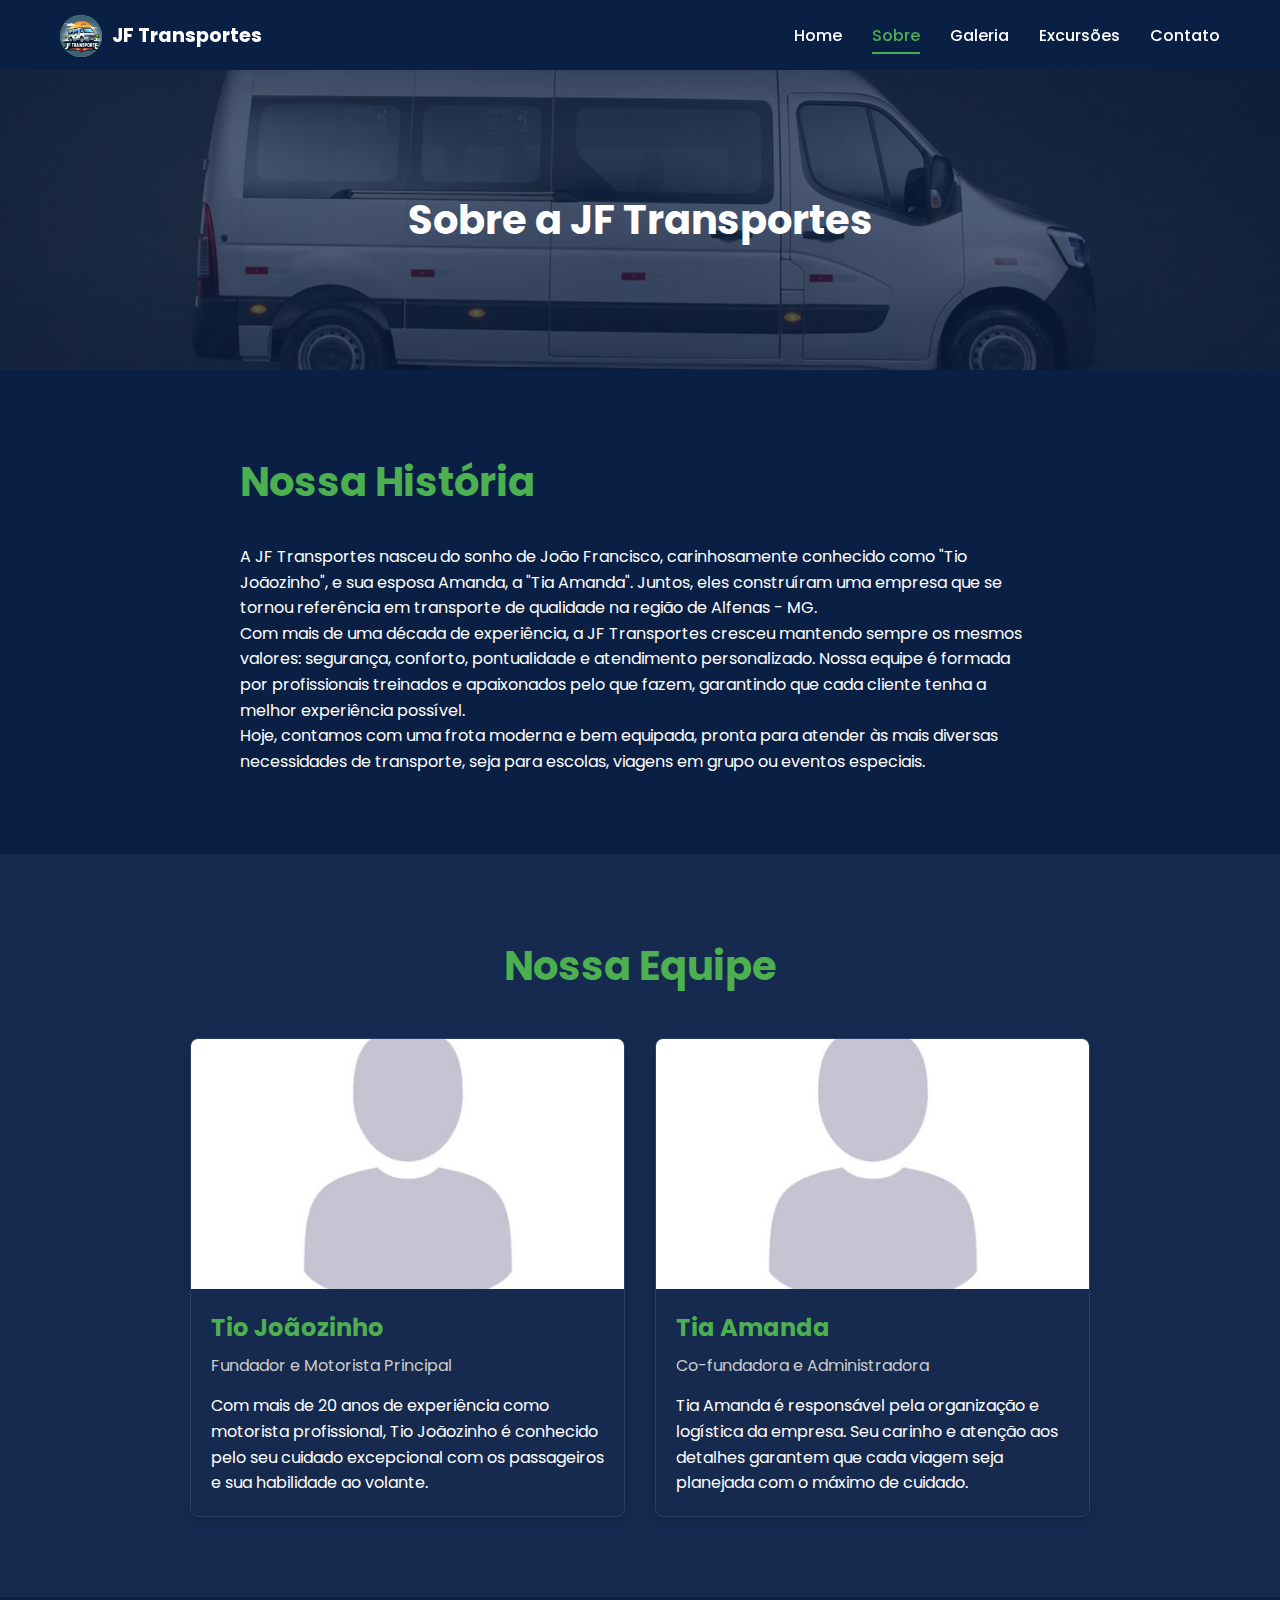
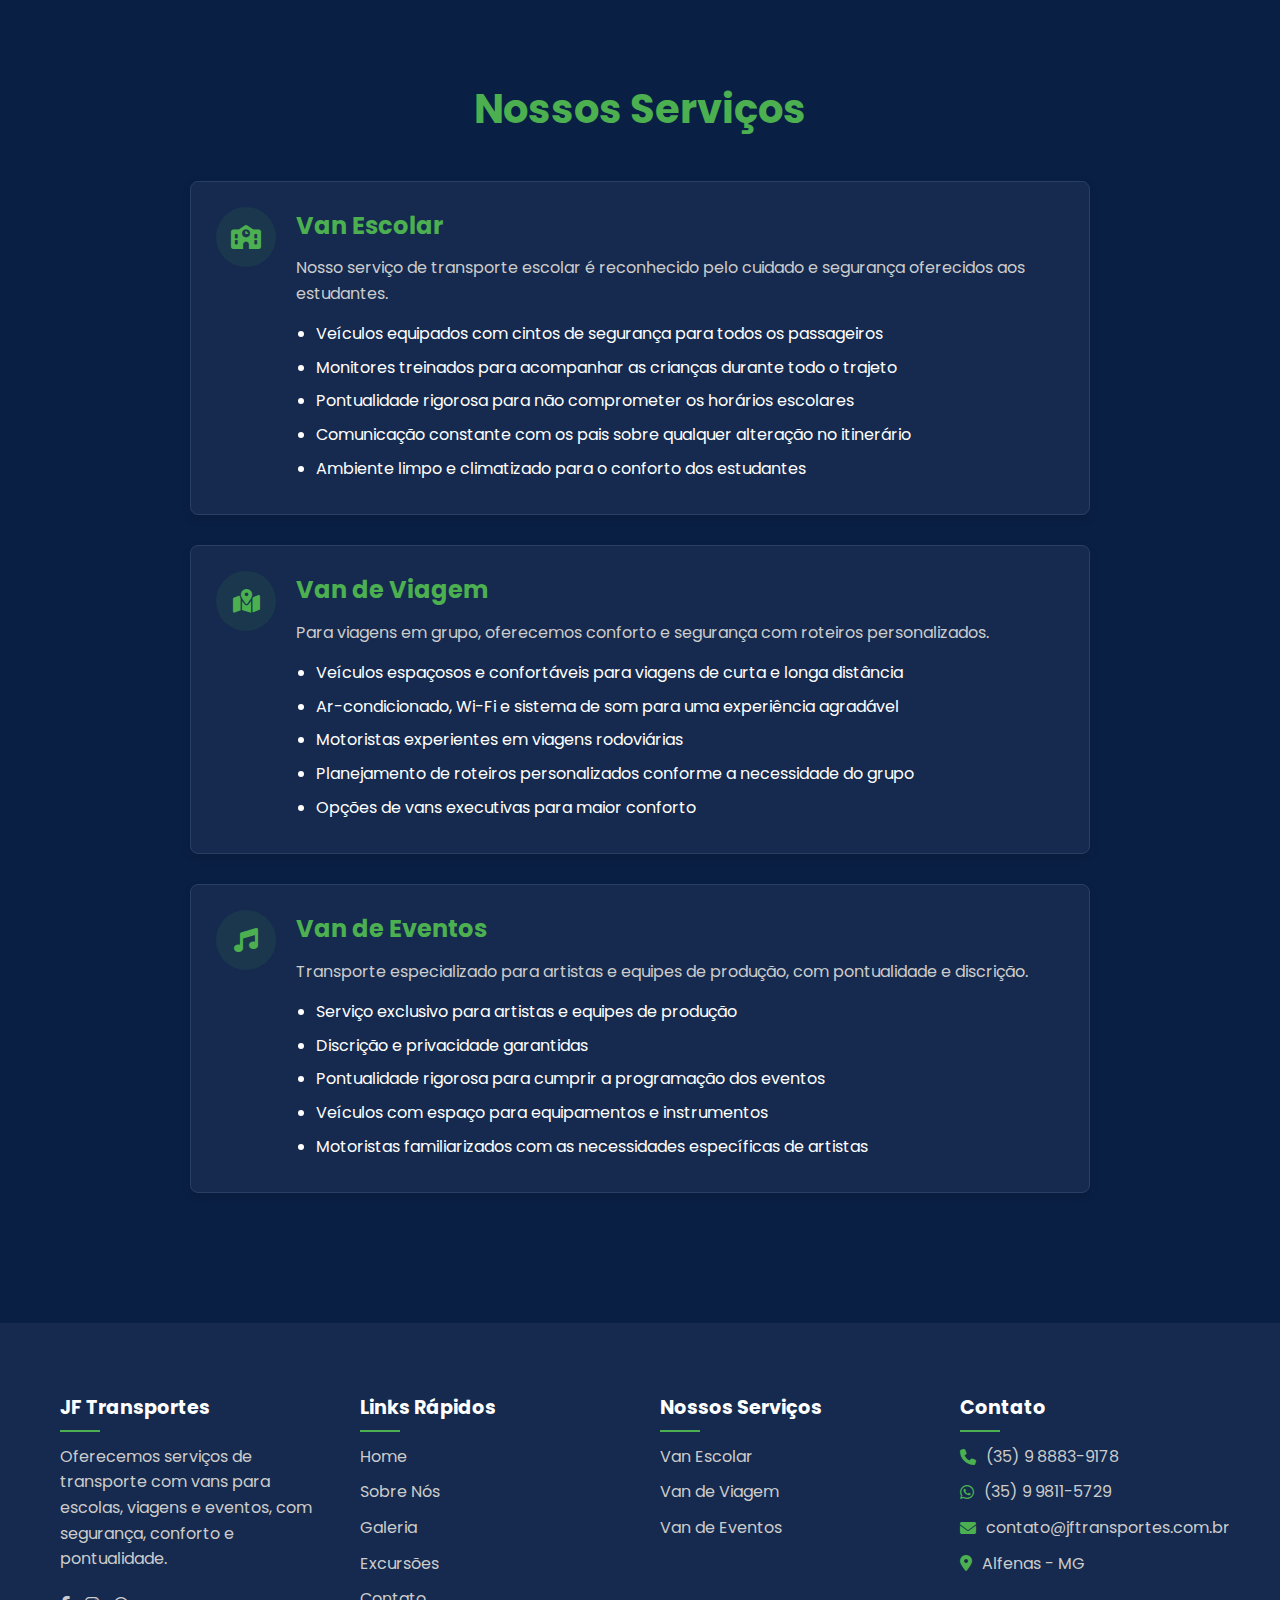
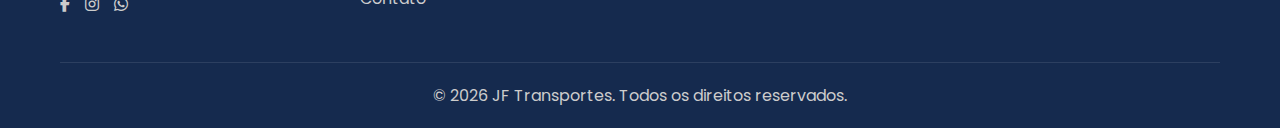
<file: pagina/sobre.html>
<!DOCTYPE html>
<html lang="pt-BR">
<head>
    <meta charset="UTF-8">
    <meta name="viewport" content="width=device-width, initial-scale=1.0">
    <title>Sobre - JF Transportes</title>
    <meta name="description" content="Conheça a história e os serviços da JF Transportes, especializada em Van Escolar, Van de Viagem e Van de Eventos.">
    <link rel="icon" type="image/png" href="../media/img/web_site/logo.png" />
    <link rel="preconnect" href="https://fonts.googleapis.com">
    <link rel="preconnect" href="https://fonts.gstatic.com" crossorigin>
    <link href="https://fonts.googleapis.com/css2?family=Poppins:wght@300;400;500;600;700&display=swap" rel="stylesheet">
    <link rel="stylesheet" href="../css/style.css">
    <link rel="stylesheet" href="https://cdnjs.cloudflare.com/ajax/libs/font-awesome/6.4.0/css/all.min.css">
</head>
<body>
    <!-- Header/Navbar -->
    <header class="header" id="header">
        <div class="container">
            <div class="header-content">
                <a href="../index.html" class="logo">
                    <div class="logo-circle">
                        <img src="../media/img/web_site/logo.png" alt="JF Transportes" class="logo-img" />
                    </div>
                    <span class="logo-text">JF Transportes</span>
                </a>
                <nav class="nav-desktop">
                    <ul>
                        <li><a href="../index.html">Home</a></li>
                        <li><a href="./sobre.html" class="active">Sobre</a></li>
                        <li><a href="./galeria.html">Galeria</a></li>
                        <li><a href="./excursoes.html">Excursões</a></li>
                        <li><a href="./contato.html">Contato</a></li>
                    </ul>
                </nav>
                <button class="menu-toggle" aria-label="Abrir menu">
                    <i class="fas fa-bars"></i>
                </button>
            </div>
        </div>
        <nav class="nav-mobile">
            <ul>
                <li><a href="../index.html"><i class="fas fa-home"></i> Home</a></li>
                <li><a href="./sobre.html" class="active"><i class="fa-solid fa-address-card"></i> Sobre</a></li>
                <li><a href="./galeria.html"><i class="fas fa-images"></i> Galeria</a></li>
                <li><a href="./excursoes.html"><i class="fas fa-road"></i> Excursões</a></li>
                <li><a href="./contato.html"><i class="fas fa-envelope"></i> Contato</a></li>
            </ul>
        </nav>
    </header>

    <main>
        <!-- Hero Section -->
        <section class="page-hero">
            <div class="page-hero-overlay">
                <h1>Sobre a JF Transportes</h1>
            </div>
            <!-- 1200x400 -->
            <img src="../media/img/web_site/renault_master_lateral.jpg" alt="JF Transportes" class="page-hero-img">
        </section>

        <!-- Company History -->
        <section class="section">
            <div class="container">
                <div class="content-narrow">
                    <h2 class="section-title">Nossa História</h2>
                    <p>
                        A JF Transportes nasceu do sonho de João Francisco, carinhosamente conhecido como "Tio Joãozinho", 
                        e sua esposa Amanda, a "Tia Amanda". Juntos, eles construíram uma empresa que se tornou referência 
                        em transporte de qualidade na região de Alfenas - MG.
                    </p>
                    <p>
                        Com mais de uma década de experiência, a JF Transportes cresceu mantendo sempre os mesmos valores: 
                        segurança, conforto, pontualidade e atendimento personalizado. Nossa equipe é formada por profissionais 
                        treinados e apaixonados pelo que fazem, garantindo que cada cliente tenha a melhor experiência possível.
                    </p>
                    <p>
                        Hoje, contamos com uma frota moderna e bem equipada, pronta para atender às mais diversas necessidades 
                        de transporte, seja para escolas, viagens em grupo ou eventos especiais.
                    </p>
                </div>
            </div>
        </section>

        <!-- Our Team -->
        <section class="section section-dark">
            <div class="container">
                <h2 class="section-title text-center">Nossa Equipe</h2>
                <div class="team-grid">
                    <div class="team-card">
                        <div class="team-image">
                            <!-- 400x250 -->
                            <img src="../media/img/web_site/joao.jpg" alt="Tio Joãozinho">
                        </div>
                        <div class="team-info">
                            <h3>Tio Joãozinho</h3>
                            <p class="team-role">Fundador e Motorista Principal</p>
                            <p>
                                Com mais de 20 anos de experiência como motorista profissional, Tio Joãozinho é conhecido 
                                pelo seu cuidado excepcional com os passageiros e sua habilidade ao volante.
                            </p>
                        </div>
                    </div>
                    <div class="team-card">
                        <div class="team-image">
                            <!-- 400x250 -->
                            <img src="../media/img/web_site/amanda.jpg" alt="Tia Amanda">
                        </div>
                        <div class="team-info">
                            <h3>Tia Amanda</h3>
                            <p class="team-role">Co-fundadora e Administradora</p>
                            <p>
                                Tia Amanda é responsável pela organização e logística da empresa. Seu carinho e atenção 
                                aos detalhes garantem que cada viagem seja planejada com o máximo de cuidado.
                            </p>
                        </div>
                    </div>
                </div>
            </div>
        </section>

        <!-- Our Services -->
        <section class="section">
            <div class="container">
                <h2 class="section-title text-center">Nossos Serviços</h2>
                <div class="services-detailed">
                    <div class="service-detailed-card">
                        <div class="service-detailed-icon">
                            <i class="fas fa-school"></i>
                        </div>
                        <div class="service-detailed-content">
                            <h3>Van Escolar</h3>
                            <p>
                                Nosso serviço de transporte escolar é reconhecido pelo cuidado e segurança oferecidos aos estudantes.
                            </p>
                            <ul>
                                <li>Veículos equipados com cintos de segurança para todos os passageiros</li>
                                <li>Monitores treinados para acompanhar as crianças durante todo o trajeto</li>
                                <li>Pontualidade rigorosa para não comprometer os horários escolares</li>
                                <li>Comunicação constante com os pais sobre qualquer alteração no itinerário</li>
                                <li>Ambiente limpo e climatizado para o conforto dos estudantes</li>
                            </ul>
                        </div>
                    </div>

                    <div class="service-detailed-card">
                        <div class="service-detailed-icon">
                            <i class="fas fa-map-marked-alt"></i>
                        </div>
                        <div class="service-detailed-content">
                            <h3>Van de Viagem</h3>
                            <p>
                                Para viagens em grupo, oferecemos conforto e segurança com roteiros personalizados.
                            </p>
                            <ul>
                                <li>Veículos espaçosos e confortáveis para viagens de curta e longa distância</li>
                                <li>Ar-condicionado, Wi-Fi e sistema de som para uma experiência agradável</li>
                                <li>Motoristas experientes em viagens rodoviárias</li>
                                <li>Planejamento de roteiros personalizados conforme a necessidade do grupo</li>
                                <li>Opções de vans executivas para maior conforto</li>
                            </ul>
                        </div>
                    </div>

                    <div class="service-detailed-card">
                        <div class="service-detailed-icon">
                            <i class="fas fa-music"></i>
                        </div>
                        <div class="service-detailed-content">
                            <h3>Van de Eventos</h3>
                            <p>
                                Transporte especializado para artistas e equipes de produção, com pontualidade e discrição.
                            </p>
                            <ul>
                                <li>Serviço exclusivo para artistas e equipes de produção</li>
                                <li>Discrição e privacidade garantidas</li>
                                <li>Pontualidade rigorosa para cumprir a programação dos eventos</li>
                                <li>Veículos com espaço para equipamentos e instrumentos</li>
                                <li>Motoristas familiarizados com as necessidades específicas de artistas</li>
                            </ul>
                        </div>
                    </div>
                </div>
            </div>
        </section>
    </main>

    <!-- Footer -->
    <footer class="footer">
        <div class="container">
            <div class="footer-grid">
                <div class="footer-col">
                    <h3>JF Transportes</h3>
                    <p>
                        Oferecemos serviços de transporte com vans para escolas, viagens e eventos, 
                        com segurança, conforto e pontualidade.
                    </p>
                    <div class="social-links">
                        <a href="./contato.html" aria-label="Facebook"><i class="fab fa-facebook-f"></i></a>
                        <a href="https://www.instagram.com/jftransp163/" aria-label="Instagram"><i class="fab fa-instagram"></i></a>
                        <a href="https://wa.me/5535998115729" aria-label="WhatsApp"><i class="fab fa-whatsapp"></i></a>
                        <!-- <a href="#" aria-label="Linktree" target="_blank"><i class="fas fa-link"></i></a> -->
                    </div>
                </div>
                <div class="footer-col">
                    <h3>Links Rápidos</h3>
                    <ul>
                        <li><a href="../index.html">Home</a></li>
                        <li><a href="./sobre.html">Sobre Nós</a></li>
                        <li><a href="./galeria.html">Galeria</a></li>
                        <li><a href="./excursoes.html">Excursões</a></li>
                        <li><a href="./contato.html">Contato</a></li>
                    </ul>
                </div>
                <div class="footer-col">
                    <h3>Nossos Serviços</h3>
                    <ul>
                        <li><a href="./sobre.html">Van Escolar</a></li>
                        <li><a href="./sobre.html">Van de Viagem</a></li>
                        <li><a href="./sobre.html">Van de Eventos</a></li>
                    </ul>
                </div>
                <div class="footer-col">
                    <h3>Contato</h3>
                    <ul class="contact-info">
                        <li><i class="fas fa-phone"></i> (35) 9 8883-9178</li>
                        <li><i class="fab fa-whatsapp"></i> (35) 9 9811-5729</li>
                        <li><i class="fas fa-envelope"></i> contato@jftransportes.com.br</li>
                        <li><i class="fas fa-map-marker-alt"></i> Alfenas - MG</li>
                    </ul>
                </div>
            </div>
            <div class="footer-bottom">
                <p>&copy; <span id="current-year"></span> JF Transportes. Todos os direitos reservados.</p>
            </div>
        </div>
    </footer>

    <script src="../javascript/script.js"></script>
</body>
</html>
</file>
<file: assets/css/style.css>
/* Vai Até Linha 1010 */
/* Base Styles */
:root {
    --primary: #4CAF50;
    --primary-dark: #388E3C;
    --primary-light: #a5d6a7;
    --accent: #a5d6a7;
    --accent-dark: #388E3C;
    --text: #ffffff;
    --text-secondary: #cccccc;
    --background: #0a1f44;
    --background-light: #152a4e;
    --card-bg: #152a4e;
    --border-color: #2a3f66;
    --transition: all 0.3s ease;
}

* {
    margin: 0;
    padding: 0;
    box-sizing: border-box;
}

body {
    font-family: 'Poppins', sans-serif;
    color: var(--text);
    background-color: var(--background);
    line-height: 1.6;
}

.container {
    width: 100%;
    max-width: 1200px;
    margin: 0 auto;
    padding: 0 20px;
}

a {
    text-decoration: none;
    color: var(--primary);
    transition: var(--transition);
}

a:hover {
    color: var(--primary-dark);
}

ul {
    list-style: none;
}

img {
    max-width: 100%;
    height: auto;
}

.section {
    padding: 80px 0;
}

.section-dark {
    background-color: var(--background-light);
}

.section-title {
    font-size: 2.5rem;
    font-weight: 700;
    color: var(--primary);
    margin-bottom: 30px;
}

.text-center {
    text-align: center;
}

.mt-20 {
    margin-top: 40px; /* 20px */
}

.content-narrow {
    max-width: 800px;
    margin: 0 auto;
}

/* Buttons */
.btn {
    display: inline-block;
    padding: 12px 24px;
    border-radius: 4px;
    font-weight: 500;
    text-align: center;
    cursor: pointer;
    transition: var(--transition);
    border: none;
    font-size: 1rem;
}

.btn-primary {
    background-color: var(--primary);
    color: white;
}

.btn-primary:hover {
    background-color: var(--primary-dark);
    color: white;
}

/* .btn-secondary {
    background-color: var(--primary-light);
    color: var(--background);
}

.btn-secondary:hover {
    background-color: var(--primary);
    color: white;
} */

.btn-secondary {
    background-color: var(--primary);
    color: white;
}

.btn-secondary:hover {
    background-color: var(--primary-dark);
    color: white;
}

.btn-white {
    background-color: white;
    color: var(--primary);
}

.btn-white:hover {
    background-color: #f0f0f0;
    color: var(--primary-dark);
}

.btn-full {
    width: 100%;
}

.btn i {
    margin-left: 8px;
    transition: transform 0.3s ease;
}

.btn:hover i {
    transform: translateX(4px);
}

/* Header/Navbar */
.header {
    position: fixed;
    top: 0;
    left: 0;
    width: 100%;
    z-index: 1000;
    transition: var(--transition);
    padding: 15px 0;
}

.header.scrolled {
    background-color: var(--background);
    box-shadow: 0 2px 10px rgba(0, 0, 0, 0.1);
    padding: 10px 0;
}

.header-content {
    display: flex;
    justify-content: space-between;
    align-items: center;
}

.logo {
    display: flex;
    align-items: center;
    color: var(--text);
}

.logo-circle {
    width: 42px;
    height: 42px;
    background-color: var(--primary);
    border-radius: 50%;
    display: flex;
    align-items: center;
    justify-content: center;
    margin-right: 10px;

    transition: transform 0.3s ease; /* animação suave */
}

.logo-circle:hover {
    transform: scale(1.2); /* aumenta 10% */
} /* Novo */

.logo-text {
    font-weight: 700;
    font-size: 1.2rem;
}

/* Novo */

.logo-img {
    width: 100%;
    height: 100%;
    object-fit: cover;
    border-radius: 50%;
}



.nav-desktop ul {
    display: flex;
    gap: 30px;
}

.nav-desktop a {
    color: var(--text);
    font-weight: 500;
    position: relative;
    display: inline-block; /* necessário pro transform funcionar */
    transition: transform 0.3s ease, color 0.3s ease;
}

.nav-desktop a:hover {
    color: var(--primary);
    transform: scale(1.05); /* efeito de zoom */
}

.nav-desktop a.active {
    color: var(--primary);
}

.nav-desktop a.active::after {
    content: '';
    position: absolute;
    bottom: -5px;
    left: 0;
    width: 100%;
    height: 2px;
    background-color: var(--primary);
}

.menu-toggle {
    display: none;
    background: none;
    border: none;
    color: var(--text);
    font-size: 1.5rem;
    cursor: pointer;
}

.nav-mobile {
    display: none;
    background-color: var(--background-light);
    padding: 15px 0;
    box-shadow: 0 4px 6px rgba(0, 0, 0, 0.1);

}

.nav-mobile ul {
    display: flex;
    flex-direction: column;
    gap: 15px;
    padding: 0 20px;
}

.nav-mobile a {
    color: var(--text);
    font-weight: 500;
    display: block;
    padding: 8px 0;

}

.nav-mobile a:hover, .nav-mobile a.active {
    color: var(--primary);
}


/* Hero Section */
.hero {
    position: relative;
    height: 100vh;
    max-height: 600px;
    overflow: hidden;
    margin-top: 70px;
}

.hero-overlay {
    position: absolute;
    top: 0;
    left: 0;
    width: 100%;
    height: 100%;
    background-color: rgba(0, 0, 0, 0.5);
    display: flex;
    flex-direction: column;
    justify-content: center;
    align-items: center;
    text-align: center;
    padding: 0 20px;
    z-index: 2;
}

.hero-overlay h1 {
    font-size: 3rem;
    font-weight: 700;
    margin-bottom: 15px;
}

.hero-overlay p {
    font-size: 1.2rem;
    max-width: 800px;
    margin-bottom: 30px;
}

.hero-buttons {
    display: flex;
    gap: 15px;
}

.hero-video {
    position: absolute;
    top: 0;
    left: 0;
    width: 100%;
    height: 100%;
    object-fit: cover;
}

/* Page Hero */
.page-hero {
    position: relative;
    height: 300px;
    overflow: hidden;
    margin-top: 70px;
}

.page-hero-overlay {
    position: absolute;
    top: 0;
    left: 0;
    width: 100%;
    height: 100%;
    background-color: rgba(10, 31, 68, 0.7);
    display: flex;
    justify-content: center;
    align-items: center;
    z-index: 2;
}

.page-hero-overlay h1 {
    font-size: 2.5rem;
    font-weight: 700;
    text-align: center;
}

.page-hero-img {
    width: 100%;
    height: 100%;
    object-fit: cover;
}

.map-container {
    position: absolute;
    top: 0;
    left: 0;
    width: 100%;
    height: 100%;
}

/* Company Introduction */
.company-intro {
    display: grid;
    grid-template-columns: 1fr 1fr;
    gap: 40px;
    align-items: center;
}

.company-image {
    border-radius: 8px;
    overflow: hidden;
    box-shadow: 0 4px 20px rgba(0, 0, 0, 0.2);
}

.company-text p {
    margin-bottom: 20px;
}

/* Services */
.services-grid {
    display: grid;
    grid-template-columns: repeat(auto-fit, minmax(300px, 1fr));
    gap: 30px;
    margin-top: 40px;
}

.service-card {
    background-color: var(--card-bg);
    border-radius: 8px;
    padding: 30px;
    text-align: center;
    box-shadow: 0 4px 10px rgba(0, 0, 0, 0.1);
    border: 1px solid var(--border-color);
    transition: var(--transition);
}

.service-card:hover {
    transform: translateY(-5px);
    box-shadow: 0 10px 20px rgba(0, 0, 0, 0.2);
}

.service-icon {
    width: 70px;
    height: 70px;
    background-color: rgba(76, 175, 80, 0.1);
    border-radius: 50%;
    display: flex;
    align-items: center;
    justify-content: center;
    margin: 0 auto 20px;
}

.service-icon i {
    font-size: 30px;
    color: var(--primary);
}

.service-card h3 {
    font-size: 1.5rem;
    margin-bottom: 15px;
    color: var(--primary);
}

.service-card p {
    color: var(--text-secondary);
}

/* Testemunhos */
.testimonials-grid {
    display: grid;
    grid-template-columns: repeat(auto-fit, minmax(300px, 1fr));
    gap: 30px;
}

.testimonial-card {
    background-color: var(--card-bg);
    border-radius: 8px;
    padding: 25px;
    box-shadow: 0 4px 10px rgba(0, 0, 0, 0.1);
    border: 1px solid var(--border-color);
}

.testimonial-header {
    display: flex;
    align-items: center;
    margin-bottom: 15px;
}

.testimonial-avatar {
    width: 55px;
    height: 55px;
    background-color: rgba(76, 175, 80, 0.1);
    border-radius: 50%;
    display: flex;
    align-items: center;
    justify-content: center;
    margin-right: 15px;
}


/* NOVO - NOVO - NOVO */
.testimonial-avatar i{
    font-size: 30px;
    color: var(--primary);
}
/* NOVO - NOVO - NOVO */


.testimonial-avatar span {
    font-weight: 600;
    color: var(--primary);
}

.rating {
    color: var(--primary);
    margin-top: 5px;
}

.testimonial-card p {
    color: var(--text-secondary);
}

/* Team */
.team-grid {
    display: grid;
    grid-template-columns: repeat(auto-fit, minmax(300px, 1fr));
    gap: 30px;
    max-width: 900px;
    margin: 40px auto 0;
}

.team-card {
    background-color: var(--card-bg);
    border-radius: 8px;
    overflow: hidden;
    box-shadow: 0 4px 10px rgba(0, 0, 0, 0.1);
    border: 1px solid var(--border-color);
}

.team-image {
    height: 250px;
    overflow: hidden;
}

.team-image img {
    width: 100%;
    height: 100%;
    object-fit: cover;
}

.team-info {
    padding: 20px;
}

.team-info h3 {
    font-size: 1.5rem;
    color: var(--primary);
    margin-bottom: 5px;
}

.team-role {
    color: var(--text-secondary);
    margin-bottom: 15px;
}

/* Services Detailed */
.services-detailed {
    display: grid;
    grid-template-columns: 1fr;
    gap: 30px;
    max-width: 900px;
    margin: 40px auto 0;
}

.service-detailed-card {
    background-color: var(--card-bg);
    border-radius: 8px;
    padding: 25px;
    display: flex;
    gap: 20px;
    box-shadow: 0 4px 10px rgba(0, 0, 0, 0.1);
    border: 1px solid var(--border-color);
}

.service-detailed-icon {
    background-color: rgba(76, 175, 80, 0.1);
    border-radius: 50%;
    width: 60px;
    height: 60px;
    min-width: 60px;
    display: flex;
    align-items: center;
    justify-content: center;
}

.service-detailed-icon i {
    font-size: 24px;
    color: var(--primary);
}

.service-detailed-content h3 {
    font-size: 1.5rem;
    color: var(--primary);
    margin-bottom: 10px;
}

.service-detailed-content p {
    margin-bottom: 15px;
    color: var(--text-secondary);
}

.service-detailed-content ul {
    list-style: disc;
    padding-left: 20px;
}

.service-detailed-content ul li {
    margin-bottom: 8px;
}

/* Gallery */
.gallery-filter {
    display: flex;
    flex-wrap: wrap;
    justify-content: center;
    gap: 10px;
    margin-bottom: 40px;
}

.filter-btn {
    padding: 8px 20px;
    background-color: var(--card-bg);
    border: none;
    border-radius: 30px;
    color: var(--text);
    cursor: pointer;
    transition: var(--transition);
}

.filter-btn:hover {
    background-color: rgba(76, 175, 80, 0.2);
}

.filter-btn.active {
    background-color: var(--primary);
    color: white;
}

.gallery-grid {
    display: grid;
    grid-template-columns: repeat(auto-fill, minmax(300px, 1fr));
    gap: 25px;
}

.gallery-item {
    background-color: var(--card-bg);
    border-radius: 8px;
    overflow: hidden;
    box-shadow: 0 4px 10px rgba(0, 0, 0, 0.1);
    border: 1px solid var(--border-color);
    transition: var(--transition);
}

.gallery-item:hover {
    transform: translateY(-5px);
    box-shadow: 0 10px 20px rgba(0, 0, 0, 0.2);
}

.gallery-image {
    height: 200px;
    overflow: hidden;
    cursor: pointer;
}

.gallery-image img {
    width: 100%;
    height: 100%;
    object-fit: cover;
    transition: transform 0.5s ease;
}

.gallery-image:hover img {
    transform: scale(1.05);
}

.gallery-caption {
    padding: 15px;
}

.gallery-caption h3 {
    font-size: 1.1rem;
    margin-bottom: 8px;
    color: var(--text);
}

.gallery-caption p {
    font-size: 0.9rem;
    color: var(--text-secondary);
}

/* Lightbox */
.lightbox {
    display: none;
    position: fixed;
    top: 0;
    left: 0;
    width: 100%;
    height: 100%;
    background-color: rgba(0, 0, 0, 0.9);
    z-index: 2000;
    justify-content: center;
    align-items: center;
}

.lightbox.active {
    display: flex;
}

.lightbox-content {
    position: relative;
    max-width: 90%;
    max-height: 90%;
    background-color: var(--background);
    border-radius: 8px;
    overflow: hidden;
}

.close-lightbox {
    position: absolute;
    top: 10px;
    right: 15px;
    font-size: 30px;
    color: white;
    cursor: pointer;
    z-index: 2001;
}

.lightbox-content img {
    max-width: 100%;
    max-height: 80vh;
    display: block;
}

.lightbox-caption {
    padding: 15px;
    background-color: var(--card-bg);
}

.lightbox-caption h3 {
    font-size: 1.2rem;
    margin-bottom: 8px;
}

/* Contact */
.contact-grid {
    display: grid;
    grid-template-columns: 1fr 1fr;
    gap: 40px;
}

.contact-card {
    background-color: var(--card-bg);
    border-radius: 8px;
    padding: 30px;
    box-shadow: 0 4px 10px rgba(0, 0, 0, 0.2);
    border: 1px solid var(--border-color);
}

.contact-item {
    display: flex;
    gap: 15px;
    margin-bottom: 25px;
}

.contact-icon {
    background-color: rgba(76, 175, 80, 0.1);
    border-radius: 50%;
    width: 50px;
    height: 50px;
    min-width: 50px;
    display: flex;
    align-items: center;
    justify-content: center;
}

.contact-icon i {
    font-size: 20px;
    color: var(--primary);
}

.contact-item h3 {
    font-size: 1.2rem;
    margin-bottom: 5px;
}

.contact-item p {
    color: var(--text-secondary);
}

.contact-social h3 {
    margin-bottom: 15px;
}

.social-icons {
    display: flex;
    gap: 15px;
}

.social-icon {
    background-color: rgba(76, 175, 80, 0.1);
    border-radius: 50%;
    width: 50px;
    height: 50px;
    display: flex;
    align-items: center;
    justify-content: center;
    color: var(--primary);
    transition: var(--transition);
}

.social-icon:hover {
    background-color: var(--primary);
    color: white;
}

/* Form */
.contact-form {
    display: grid;
    gap: 20px;
}

.form-group {
    display: flex;
    flex-direction: column;
}

.form-group label {
    margin-bottom: 8px;
    font-weight: 500;
}

/* NOVO - NOVO - NOVO */
.form-group input,
.form-group textarea,
.form-group select {
    padding: 12px 15px;
    border-radius: 4px;
    border: 1px solid var(--border-color);
    background-color: rgba(255, 255, 255, 0.05);
    color: var(--text);
    font-family: 'Poppins', sans-serif;
}

/* NOVO - NOVO - NOVO */
.form-group input:focus,
.form-group textarea:focus,
.form-group select:focus {
    outline: none;
    border-color: var(--primary);
}

.error-message {
    color: #ff6b6b;
    font-size: 0.85rem;
    margin-top: 5px;
    display: none;
}

.error-message.active {
    display: block;
}

/* NOVO - NOVO - NOVO */
/* NOVO - NOVO - NOVO */

/* Para o select, podemos adicionar um estilo para o texto */
.form-group select {
    appearance: none; /* Remover o estilo padrão do select */
    -webkit-appearance: none;
    -moz-appearance: none;
    cursor: pointer;
}

.form-group select:focus {
    border-color: var(--primary); /* Cor de foco do select */
}

/* Para os ícones do select, se necessário */
.form-group select::-ms-expand {
    display: none; /* Esconder o ícone padrão no IE */
}

/* Estilo para as opções do select */
.form-group select option {
    background-color: #fff;
    color: #333;
}


/* Estilo para o select com a seta personalizada */
.form-group select {
    appearance: none; /* Remove a aparência padrão do select */
    -webkit-appearance: none;
    -moz-appearance: none;
    cursor: pointer;
    background-color: rgba(255, 255, 255, 0.05); /* Cor de fundo igual aos outros campos */
    color: var(--text); /* Cor do texto dentro do select */
    padding-right: 40px; /* Deixa espaço para a seta */
    position: relative; /* Necessário para posicionar a seta */
}

/* Estilo para a seta personalizada */
.form-group select::after {
    content: '\2193'; /* Código Unicode da seta para baixo */
    font-size: 1.2rem;
    position: absolute;
    right: 15px;
    top: 50%;
    transform: translateY(-50%);
    pointer-events: none; /* A seta não vai interferir na interação com o select */
}


/* NOVO - NOVO - NOVO */
/* NOVO - NOVO - NOVO */

/* Modal */
.modal {
    display: none;
    position: fixed;
    top: 0;
    left: 0;
    width: 100%;
    height: 100%;
    background-color: rgba(0, 0, 0, 0.5);
    z-index: 2000;
    justify-content: center;
    align-items: center;
}

.modal.active {
    display: flex;
}

.modal-content {
    background-color: var(--card-bg);
    border-radius: 8px;
    padding: 30px;
    text-align: center;
    position: relative;
    max-width: 400px;
    width: 90%;
    box-shadow: 0 4px 20px rgba(0, 0, 0, 0.2);
}

.close-modal {
    position: absolute;
    top: 10px;
    right: 15px;
    font-size: 24px;
    cursor: pointer;
    color: var(--text-secondary);
}

.modal-icon {
    font-size: 50px;
    color: var(--primary);
    margin-bottom: 20px;
}

.modal-content h3 {
    font-size: 1.5rem;
    margin-bottom: 10px;
}

/* Footer */
.footer {
    background-color: var(--background-light);
    padding: 70px 0 20px;
    margin-top: 50px;
}

.footer-grid {
    display: grid;
    grid-template-columns: repeat(auto-fit, minmax(200px, 1fr));
    gap: 40px;
    margin-bottom: 40px;
}

.footer-col h3 {
    font-size: 1.2rem;
    margin-bottom: 20px;
    position: relative;
    display: inline-block;
}

.footer-col h3::after {
    content: '';
    position: absolute;
    bottom: -8px;
    left: 0;
    width: 40px;
    height: 2px;
    background-color: var(--primary);
}

.footer-col p {
    margin-bottom: 20px;
    color: var(--text-secondary);
}

.social-links {
    display: flex;
    gap: 15px;
}

.social-links a {
    color: var(--text-secondary);
    transition: var(--transition);
}

.social-links a:hover {
    color: var(--primary);
}

.footer-col ul li {
    margin-bottom: 10px;
}

.footer-col ul li a {
    color: var(--text-secondary);
    transition: var(--transition);
}

.footer-col ul li a:hover {
    color: var(--primary);
    padding-left: 5px;
}

.contact-info li {
    display: flex;
    align-items: center;
    margin-bottom: 15px;
    color: var(--text-secondary);
}

.contact-info li i {
    margin-right: 10px;
    color: var(--primary);
}

.footer-bottom {
    text-align: center;
    padding-top: 20px;
    border-top: 1px solid rgba(255, 255, 255, 0.1);
    color: var(--text-secondary);
}

/* Responsive */
@media (max-width: 992px) {
    .section-title {
        font-size: 2rem;
    }
    
    .hero-overlay h1 {
        font-size: 2.5rem;
    }
    
    .company-intro {
        grid-template-columns: 1fr;
    }
    
    .contact-grid {
        grid-template-columns: 1fr;
    }
}

@media (max-width: 768px) {
    .nav-desktop {
        display: none;
    }
    
    .menu-toggle {
        display: block;
    }
    
    .nav-mobile.active {
        display: block;
    }
    
    .hero-overlay h1 {
        font-size: 2rem;
    }
    
    .hero-buttons {
        flex-direction: column;
    }
    
    .service-detailed-card {
        flex-direction: column;
        align-items: center;
        text-align: center;
    }
    
    .service-detailed-content ul {
        text-align: left;
    }

    /* NOVO  -  NOVO  -  NOVO */
    /* .contact-card {
        margin-left: 10px;
        margin-right: 10px;
    } */
    
}

@media (max-width: 576px) {
    .section {
        padding: 50px 0;
    }
    
    .section-title {
        font-size: 1.8rem;
    }
    
    .hero {
        max-height: 500px;
    }
    
    .hero-overlay h1 {
        font-size: 1.8rem;
    }
    
    .page-hero {
        height: 200px;
    }
    
    .page-hero-overlay h1 {
        font-size: 1.8rem;
    }
    
    .gallery-grid {
        grid-template-columns: 1fr;
    }

    /* NOVO  -  NOVO  -  NOVO */
    /* .contact-card {
        margin-left: 10px;
        margin-right: 10px;
    } */
}



/* NOVO  -  NOVO  -  NOVO  -  NOVO */


/* @media (max-width: 768px) {
    body.contato-page .hero {
        height: auto;
        max-height: none;
    }

    body.contato-page .hero-video {
        height: auto;
    }

    body.contato-page .hero-overlay {
        padding-top: 100px;
        padding-bottom: 100px;
    }
} */

/* NOVO  -  NOVO  -  NOVO  -  NOVO */











/* Novo Style.css */

/* Excursões Section */
.excursoes-section {
    background-color: #061530; /* Fundo mais escuro que os cards */
    padding: 60px 0;
}

.excursoes-grid {
    display: grid;
    grid-template-columns: repeat(3, 1fr);
    gap: 30px;
    margin: 50px 0;
}

.excursao-card {
    background-color: #0a2453; /* Cor do site - azul escuro #0a1f44 */
    border-radius: 8px;
    overflow: hidden;
    box-shadow: 0 4px 15px rgba(0, 0, 0, 0.2);
    border: 1px solid #152b51; /* Borda um pouco mais clara #1a2f54 */
    transition: all 0.3s ease;
    display: flex;
    flex-direction: column;
    position: relative;
}

.excursao-card:hover {
    box-shadow: 0 10px 25px rgba(16, 68, 163, 0.3);
    transform: translateY(-5px);
}

.excursao-image {
    height: 200px;
    overflow: hidden;
    position: relative;
}

.excursao-image img {
    width: 100%;
    height: 100%;
    object-fit: cover;
    transition: transform 0.5s ease;
}

.excursao-card:hover .excursao-image img {
    transform: scale(1.05);
}

.excursao-status {
    position: absolute;
    top: 15px;
    right: 15px;
    padding: 5px 10px;
    border-radius: 20px;
    font-size: 0.8rem;
    font-weight: 600;
    display: flex;
    align-items: center;
    gap: 5px;
    z-index: 2;
}

.excursao-status.available {
    background-color: #4CAF50;
    color: white;
}

.excursao-status.closed {
    background-color: #f44336;
    color: white;
}

.excursao-content {
    padding: 20px;
    display: flex;
    flex-direction: column;
    flex-grow: 1;
}

.excursao-content h3 {
    font-size: 1.4rem;
    color: #ffffff; /* Texto branco para contraste */
    margin-bottom: 5px;
}

.excursao-content h4 {
    font-size: 1rem;
    color: #cccccc; /* Cinza claro para contraste */
    font-weight: 500;
    margin-bottom: 15px;
}

.excursao-content p {
    color: #ffffff; /* Texto branco para contraste */
    margin-bottom: 20px;
    flex-grow: 1;
}

.excursao-details {
    display: flex;
    flex-direction: column;
    gap: 10px;
    margin-bottom: 20px;
}

.excursao-detail {
    display: flex;
    align-items: center;
    gap: 10px;
}

.excursao-detail i {
    color: #4CAF50; /* Verde para ícones */
    font-size: 1.1rem;
    width: 20px;
}

.excursao-detail span {
    color: #ffffff; /* Texto branco para contraste */
}

/* Botões */
.excursao-card .btn.btn-primary {
    background-color: #4CAF50;
    color: white;
    border: none;
    transition: background-color 0.3s ease;
    margin-top: auto;
}

.excursao-card .btn.btn-primary:hover {
    background-color: #388E3C;
}

.btn.disabled {
    background-color: #555555 !important; /* Cinza escuro para botão desabilitado */
    cursor: not-allowed;
}

.btn.disabled:hover {
    background-color: #555555 !important;
}

/* Responsive styles for excursões grid */
@media (max-width: 992px) {
    .excursoes-grid {
        grid-template-columns: repeat(2, 1fr);
    }
}

@media (max-width: 768px) {
    .excursoes-grid {
        grid-template-columns: 1fr;
    }
}



























/* Video Youtube */

/* Estilo exclusivo da seção de contato */

.contato-hero {
    position: relative;
    width: 100%;
    height: 100vh;
    overflow: hidden;
}

.contato-hero-overlay {
    position: relative;
    z-index: 2;
    text-align: center;
    color: #fff;
    padding-top: 20vh;
}

.contato-video {
    position: absolute;
    top: 0;
    left: 0;
    width: 100%;
    height: 100%;
    z-index: 1;
    overflow: hidden;
    pointer-events: none;
}

/* Aqui o truque do zoom */
.contato-video iframe {
    position: absolute;
    top: 50%;
    left: 50%;
    width: 100vw;
    height: 177.77vw; /* 100 * (16/9) para dar altura extra ao Shorts */
    /* transform: translate(-50%, -50%) scale(1.5); Zoom aqui! ajuste como quiser */
    transform: translate(-50%, -60%) scale(1.5);
    transform-origin: center center;
    pointer-events: none;
}
</file>
<file: css/style.css>
/* Vai Até Linha 1010 */
/* Base Styles */
:root {
    --primary: #4CAF50;
    --primary-dark: #388E3C;
    --primary-light: #a5d6a7;
    --accent: #a5d6a7;
    --accent-dark: #388E3C;
    --text: #ffffff;
    --text-secondary: #cccccc;
    --background: #0a1f44;
    --background-light: #152a4e;
    --card-bg: #152a4e;
    --border-color: #2a3f66;
    --transition: all 0.3s ease;
}

* {
    margin: 0;
    padding: 0;
    box-sizing: border-box;
}

body {
    font-family: 'Poppins', sans-serif;
    color: var(--text);
    background-color: var(--background);
    line-height: 1.6;
}

.container {
    width: 100%;
    max-width: 1200px;
    margin: 0 auto;
    padding: 0 20px;
}

a {
    text-decoration: none;
    color: var(--primary);
    transition: var(--transition);
}

a:hover {
    color: var(--primary-dark);
}

ul {
    list-style: none;
}

img {
    max-width: 100%;
    height: auto;
}

.section {
    padding: 80px 0;
}

.section-dark {
    background-color: var(--background-light);
}

.section-title {
    font-size: 2.5rem;
    font-weight: 700;
    color: var(--primary);
    margin-bottom: 30px;
}

.text-center {
    text-align: center;
}

.mt-20 {
    margin-top: 40px; /* 20px */
}

.content-narrow {
    max-width: 800px;
    margin: 0 auto;
}

/* Buttons */
.btn {
    display: inline-block;
    padding: 12px 24px;
    border-radius: 4px;
    font-weight: 500;
    text-align: center;
    cursor: pointer;
    transition: var(--transition);
    border: none;
    font-size: 1rem;
}

.btn-primary {
    background-color: var(--primary);
    color: white;
}

.btn-primary:hover {
    background-color: var(--primary-dark);
    color: white;
}

/* .btn-secondary {
    background-color: var(--primary-light);
    color: var(--background);
}

.btn-secondary:hover {
    background-color: var(--primary);
    color: white;
} */

.btn-secondary {
    background-color: var(--primary);
    color: white;
}

.btn-secondary:hover {
    background-color: var(--primary-dark);
    color: white;
}

.btn-white {
    background-color: white;
    color: var(--primary);
}

.btn-white:hover {
    background-color: #f0f0f0;
    color: var(--primary-dark);
}

.btn-full {
    width: 100%;
}

.btn i {
    margin-left: 8px;
    transition: transform 0.3s ease;
}

.btn:hover i {
    transform: translateX(4px);
}

/* Header/Navbar */
.header {
    position: fixed;
    top: 0;
    left: 0;
    width: 100%;
    z-index: 1000;
    transition: var(--transition);
    padding: 15px 0;
}

.header.scrolled {
    background-color: var(--background);
    box-shadow: 0 2px 10px rgba(0, 0, 0, 0.1);
    padding: 10px 0;
}

.header-content {
    display: flex;
    justify-content: space-between;
    align-items: center;
}

.logo {
    display: flex;
    align-items: center;
    color: var(--text);
}

.logo-circle {
    width: 42px;
    height: 42px;
    background-color: var(--primary);
    border-radius: 50%;
    display: flex;
    align-items: center;
    justify-content: center;
    margin-right: 10px;

    transition: transform 0.3s ease; /* animação suave */
}

.logo-circle:hover {
    transform: scale(1.2); /* aumenta 10% */
} /* Novo */

.logo-text {
    font-weight: 700;
    font-size: 1.2rem;
}

/* Novo */

.logo-img {
    width: 100%;
    height: 100%;
    object-fit: cover;
    border-radius: 50%;
}



.nav-desktop ul {
    display: flex;
    gap: 30px;
}

.nav-desktop a {
    /* color: var(--text);
    font-weight: 500;
    position: relative; */

    /* Novo - Novo - Novo */
    color: var(--text);
    font-weight: 500;
    position: relative;
    display: inline-block; /* necessário pro transform funcionar */
    transition: transform 0.3s ease, color 0.3s ease;
}

.nav-desktop a:hover {
    /* color: var(--primary); */

    /* Novo - Novo - Novo */
    color: var(--primary);
    transform: scale(1.05); /* efeito de zoom */
}

.nav-desktop a.active {
    color: var(--primary);
}

.nav-desktop a.active::after {
    content: '';
    position: absolute;
    bottom: -5px;
    left: 0;
    width: 100%;
    height: 2px;
    background-color: var(--primary);
}

.menu-toggle {
    display: none;
    background: none;
    border: none;
    color: var(--text);
    font-size: 1.5rem;
    cursor: pointer;
}

.nav-mobile {
    display: none;
    background-color: var(--background-light);
    padding: 15px 0;
    box-shadow: 0 4px 6px rgba(0, 0, 0, 0.1);

}

.nav-mobile ul {
    display: flex;
    flex-direction: column;
    gap: 15px;
    padding: 0 20px;
}

.nav-mobile a {
    color: var(--text);
    font-weight: 500;
    display: block;
    padding: 8px 0;

}

.nav-mobile a:hover, .nav-mobile a.active {
    color: var(--primary);
}


/* Hero Section */
.hero {
    position: relative;
    height: 100vh;
    max-height: 600px;
    overflow: hidden;
    margin-top: 70px;
    border: 2px solid red;  /* NOVO - NOVO - PARA TESTE */
}

.hero-overlay {
    position: absolute;
    top: 0;
    left: 0;
    width: 100%;
    height: 100%;
    background-color: rgba(0, 0, 0, 0.5);
    display: flex;
    flex-direction: column;
    justify-content: center;
    align-items: center;
    text-align: center;
    padding: 0 20px;
    z-index: 2;
}

.hero-overlay h1 {
    font-size: 3rem;
    font-weight: 700;
    margin-bottom: 15px;
}

.hero-overlay p {
    font-size: 1.2rem;
    max-width: 800px;
    margin-bottom: 30px;
}

.hero-buttons {
    display: flex;
    gap: 15px;
}

.hero-video {
    position: absolute;
    top: 0;
    left: 0;
    width: 100%;
    height: 100%;
    object-fit: cover;
}

/* Page Hero */
.page-hero {
    position: relative;
    height: 300px;
    overflow: hidden;
    margin-top: 70px;
}

.page-hero-overlay {
    position: absolute;
    top: 0;
    left: 0;
    width: 100%;
    height: 100%;
    background-color: rgba(10, 31, 68, 0.7);
    display: flex;
    justify-content: center;
    align-items: center;
    z-index: 2;
}

.page-hero-overlay h1 {
    font-size: 2.5rem;
    font-weight: 700;
    text-align: center;
}

.page-hero-img {
    width: 100%;
    height: 100%;
    object-fit: cover;
}

.map-container {
    position: absolute;
    top: 0;
    left: 0;
    width: 100%;
    height: 100%;
}

/* Company Introduction */
.company-intro {
    display: grid;
    grid-template-columns: 1fr 1fr;
    gap: 40px;
    align-items: center;
}

.company-image {
    border-radius: 8px;
    overflow: hidden;
    box-shadow: 0 4px 20px rgba(0, 0, 0, 0.2);
}

.company-text p {
    margin-bottom: 20px;
}

/* Services */
.services-grid {
    display: grid;
    grid-template-columns: repeat(auto-fit, minmax(300px, 1fr));
    gap: 30px;
    margin-top: 40px;
}

.service-card {
    background-color: var(--card-bg);
    border-radius: 8px;
    padding: 30px;
    text-align: center;
    box-shadow: 0 4px 10px rgba(0, 0, 0, 0.1);
    border: 1px solid var(--border-color);
    transition: var(--transition);
}

.service-card:hover {
    transform: translateY(-5px);
    box-shadow: 0 10px 20px rgba(0, 0, 0, 0.2);
}

.service-icon {
    width: 70px;
    height: 70px;
    background-color: rgba(76, 175, 80, 0.1);
    border-radius: 50%;
    display: flex;
    align-items: center;
    justify-content: center;
    margin: 0 auto 20px;
}

.service-icon i {
    font-size: 30px;
    color: var(--primary);
}

.service-card h3 {
    font-size: 1.5rem;
    margin-bottom: 15px;
    color: var(--primary);
}

.service-card p {
    color: var(--text-secondary);
}

/* Testemunhos */
.testimonials-grid {
    display: grid;
    grid-template-columns: repeat(auto-fit, minmax(300px, 1fr));
    gap: 30px;
}

.testimonial-card {
    background-color: var(--card-bg);
    border-radius: 8px;
    padding: 25px;
    box-shadow: 0 4px 10px rgba(0, 0, 0, 0.1);
    border: 1px solid var(--border-color);
}

.testimonial-header {
    display: flex;
    align-items: center;
    margin-bottom: 15px;
}

.testimonial-avatar {
    width: 55px;
    height: 55px;
    background-color: rgba(76, 175, 80, 0.1);
    border-radius: 50%;
    display: flex;
    align-items: center;
    justify-content: center;
    margin-right: 15px;
}


/* NOVO - NOVO - NOVO */
.testimonial-avatar i{
    font-size: 30px;
    color: var(--primary);
}
/* NOVO - NOVO - NOVO */


.testimonial-avatar span {
    font-weight: 600;
    color: var(--primary);
}

.rating {
    color: var(--primary);
    margin-top: 5px;
}

.testimonial-card p {
    color: var(--text-secondary);
}

/* Team */
.team-grid {
    display: grid;
    grid-template-columns: repeat(auto-fit, minmax(300px, 1fr));
    gap: 30px;
    max-width: 900px;
    margin: 40px auto 0;
}

.team-card {
    background-color: var(--card-bg);
    border-radius: 8px;
    overflow: hidden;
    box-shadow: 0 4px 10px rgba(0, 0, 0, 0.1);
    border: 1px solid var(--border-color);
}

.team-image {
    height: 250px;
    overflow: hidden;
}

.team-image img {
    width: 100%;
    height: 100%;
    object-fit: cover;
}

.team-info {
    padding: 20px;
}

.team-info h3 {
    font-size: 1.5rem;
    color: var(--primary);
    margin-bottom: 5px;
}

.team-role {
    color: var(--text-secondary);
    margin-bottom: 15px;
}

/* Services Detailed */
.services-detailed {
    display: grid;
    grid-template-columns: 1fr;
    gap: 30px;
    max-width: 900px;
    margin: 40px auto 0;
}

.service-detailed-card {
    background-color: var(--card-bg);
    border-radius: 8px;
    padding: 25px;
    display: flex;
    gap: 20px;
    box-shadow: 0 4px 10px rgba(0, 0, 0, 0.1);
    border: 1px solid var(--border-color);
}

.service-detailed-icon {
    background-color: rgba(76, 175, 80, 0.1);
    border-radius: 50%;
    width: 60px;
    height: 60px;
    min-width: 60px;
    display: flex;
    align-items: center;
    justify-content: center;
}

.service-detailed-icon i {
    font-size: 24px;
    color: var(--primary);
}

.service-detailed-content h3 {
    font-size: 1.5rem;
    color: var(--primary);
    margin-bottom: 10px;
}

.service-detailed-content p {
    margin-bottom: 15px;
    color: var(--text-secondary);
}

.service-detailed-content ul {
    list-style: disc;
    padding-left: 20px;
}

.service-detailed-content ul li {
    margin-bottom: 8px;
}

/* Gallery */
.gallery-filter {
    display: flex;
    flex-wrap: wrap;
    justify-content: center;
    gap: 10px;
    margin-bottom: 40px;
}

.filter-btn {
    padding: 8px 20px;
    background-color: var(--card-bg);
    border: none;
    border-radius: 30px;
    color: var(--text);
    cursor: pointer;
    transition: var(--transition);
}

.filter-btn:hover {
    background-color: rgba(76, 175, 80, 0.2);
}

.filter-btn.active {
    background-color: var(--primary);
    color: white;
}

.gallery-grid {
    display: grid;
    grid-template-columns: repeat(auto-fill, minmax(300px, 1fr));
    gap: 25px;
}

.gallery-item {
    background-color: var(--card-bg);
    border-radius: 8px;
    overflow: hidden;
    box-shadow: 0 4px 10px rgba(0, 0, 0, 0.1);
    border: 1px solid var(--border-color);
    transition: var(--transition);
}

.gallery-item:hover {
    transform: translateY(-5px);
    box-shadow: 0 10px 20px rgba(0, 0, 0, 0.2);
}

.gallery-image {
    height: 200px;
    overflow: hidden;
    cursor: pointer;
}

.gallery-image img {
    width: 100%;
    height: 100%;
    object-fit: cover;
    transition: transform 0.5s ease;
}

.gallery-image:hover img {
    transform: scale(1.05);
}

.gallery-caption {
    padding: 15px;
}

.gallery-caption h3 {
    font-size: 1.1rem;
    margin-bottom: 8px;
    color: var(--text);
}

.gallery-caption p {
    font-size: 0.9rem;
    color: var(--text-secondary);
}

/* Lightbox */
.lightbox {
    display: none;
    position: fixed;
    top: 0;
    left: 0;
    width: 100%;
    height: 100%;
    background-color: rgba(0, 0, 0, 0.9);
    z-index: 2000;
    justify-content: center;
    align-items: center;
}

.lightbox.active {
    display: flex;
}

.lightbox-content {
    position: relative;
    max-width: 90%;
    max-height: 90%;
    background-color: var(--background);
    border-radius: 8px;
    overflow: hidden;
}

.close-lightbox {
    position: absolute;
    top: 10px;
    right: 15px;
    font-size: 30px;
    color: white;
    cursor: pointer;
    z-index: 2001;
}

.lightbox-content img {
    max-width: 100%;
    max-height: 80vh;
    display: block;
}

.lightbox-caption {
    padding: 15px;
    background-color: var(--card-bg);
}

.lightbox-caption h3 {
    font-size: 1.2rem;
    margin-bottom: 8px;
}

/* Contact */
.contact-grid {
    display: grid;
    grid-template-columns: 1fr 1fr;
    gap: 40px;
}

.contact-card {
    background-color: var(--card-bg);
    border-radius: 8px;
    padding: 30px;
    box-shadow: 0 4px 10px rgba(0, 0, 0, 0.1);
    border: 1px solid var(--border-color);
}

.contact-item {
    display: flex;
    gap: 15px;
    margin-bottom: 25px;
}

.contact-icon {
    background-color: rgba(76, 175, 80, 0.1);
    border-radius: 50%;
    width: 50px;
    height: 50px;
    min-width: 50px;
    display: flex;
    align-items: center;
    justify-content: center;
}

.contact-icon i {
    font-size: 20px;
    color: var(--primary);
}

.contact-item h3 {
    font-size: 1.2rem;
    margin-bottom: 5px;
}

.contact-item p {
    color: var(--text-secondary);
}

.contact-social h3 {
    margin-bottom: 15px;
}

.social-icons {
    display: flex;
    gap: 15px;
}

.social-icon {
    background-color: rgba(76, 175, 80, 0.1);
    border-radius: 50%;
    width: 50px;
    height: 50px;
    display: flex;
    align-items: center;
    justify-content: center;
    color: var(--primary);
    transition: var(--transition);
}

.social-icon:hover {
    background-color: var(--primary);
    color: white;
}

/* Form */
.contact-form {
    display: grid;
    gap: 20px;
}

.form-group {
    display: flex;
    flex-direction: column;
}

.form-group label {
    margin-bottom: 8px;
    font-weight: 500;
}

/* NOVO - NOVO - NOVO */
.form-group input,
.form-group textarea,
.form-group select {
    padding: 12px 15px;
    border-radius: 4px;
    border: 1px solid var(--border-color);
    background-color: rgba(255, 255, 255, 0.05);
    color: var(--text);
    font-family: 'Poppins', sans-serif;
}

/* NOVO - NOVO - NOVO */
.form-group input:focus,
.form-group textarea:focus,
.form-group select:focus {
    outline: none;
    border-color: var(--primary);
}

.error-message {
    color: #ff6b6b;
    font-size: 0.85rem;
    margin-top: 5px;
    display: none;
}

.error-message.active {
    display: block;
}

/* NOVO - NOVO - NOVO */
/* NOVO - NOVO - NOVO */

/* Para o select, podemos adicionar um estilo para o texto */
.form-group select {
    appearance: none; /* Remover o estilo padrão do select */
    -webkit-appearance: none;
    -moz-appearance: none;
    cursor: pointer;
}

.form-group select:focus {
    border-color: var(--primary); /* Cor de foco do select */
}

/* Para os ícones do select, se necessário */
.form-group select::-ms-expand {
    display: none; /* Esconder o ícone padrão no IE */
}

/* Estilo para as opções do select */
.form-group select option {
    background-color: #fff;
    color: #333;
}


/* Estilo para o select com a seta personalizada */
.form-group select {
    appearance: none; /* Remove a aparência padrão do select */
    -webkit-appearance: none;
    -moz-appearance: none;
    cursor: pointer;
    background-color: rgba(255, 255, 255, 0.05); /* Cor de fundo igual aos outros campos */
    color: var(--text); /* Cor do texto dentro do select */
    padding-right: 40px; /* Deixa espaço para a seta */
    position: relative; /* Necessário para posicionar a seta */
}

/* Estilo para a seta personalizada */
.form-group select::after {
    content: '\2193'; /* Código Unicode da seta para baixo */
    font-size: 1.2rem;
    position: absolute;
    right: 15px;
    top: 50%;
    transform: translateY(-50%);
    pointer-events: none; /* A seta não vai interferir na interação com o select */
}


/* NOVO - NOVO - NOVO */
/* NOVO - NOVO - NOVO */

/* Modal */
.modal {
    display: none;
    position: fixed;
    top: 0;
    left: 0;
    width: 100%;
    height: 100%;
    background-color: rgba(0, 0, 0, 0.5);
    z-index: 2000;
    justify-content: center;
    align-items: center;
}

.modal.active {
    display: flex;
}

.modal-content {
    background-color: var(--card-bg);
    border-radius: 8px;
    padding: 30px;
    text-align: center;
    position: relative;
    max-width: 400px;
    width: 90%;
    box-shadow: 0 4px 20px rgba(0, 0, 0, 0.2);
}

.close-modal {
    position: absolute;
    top: 10px;
    right: 15px;
    font-size: 24px;
    cursor: pointer;
    color: var(--text-secondary);
}

.modal-icon {
    font-size: 50px;
    color: var(--primary);
    margin-bottom: 20px;
}

.modal-content h3 {
    font-size: 1.5rem;
    margin-bottom: 10px;
}

/* Footer */
.footer {
    background-color: var(--background-light);
    padding: 70px 0 20px;
    margin-top: 50px;
}

.footer-grid {
    display: grid;
    grid-template-columns: repeat(auto-fit, minmax(200px, 1fr));
    gap: 40px;
    margin-bottom: 40px;
}

.footer-col h3 {
    font-size: 1.2rem;
    margin-bottom: 20px;
    position: relative;
    display: inline-block;
}

.footer-col h3::after {
    content: '';
    position: absolute;
    bottom: -8px;
    left: 0;
    width: 40px;
    height: 2px;
    background-color: var(--primary);
}

.footer-col p {
    margin-bottom: 20px;
    color: var(--text-secondary);
}

.social-links {
    display: flex;
    gap: 15px;
}

.social-links a {
    color: var(--text-secondary);
    transition: var(--transition);
}

.social-links a:hover {
    color: var(--primary);
}

.footer-col ul li {
    margin-bottom: 10px;
}

.footer-col ul li a {
    color: var(--text-secondary);
    transition: var(--transition);
}

.footer-col ul li a:hover {
    color: var(--primary);
    padding-left: 5px;
}

.contact-info li {
    display: flex;
    align-items: center;
    margin-bottom: 15px;
    color: var(--text-secondary);
}

.contact-info li i {
    margin-right: 10px;
    color: var(--primary);
}

.footer-bottom {
    text-align: center;
    padding-top: 20px;
    border-top: 1px solid rgba(255, 255, 255, 0.1);
    color: var(--text-secondary);
}

/* Responsive */
@media (max-width: 992px) {
    .section-title {
        font-size: 2rem;
    }
    
    .hero-overlay h1 {
        font-size: 2.5rem;
    }
    
    .company-intro {
        grid-template-columns: 1fr;
    }
    
    .contact-grid {
        grid-template-columns: 1fr;
    }
}

@media (max-width: 768px) {
    .nav-desktop {
        display: none;
    }
    
    .menu-toggle {
        display: block;
    }
    
    .nav-mobile.active {
        display: block;
    }
    
    .hero-overlay h1 {
        font-size: 2rem;
    }
    
    .hero-buttons {
        flex-direction: column;
    }
    
    .service-detailed-card {
        flex-direction: column;
        align-items: center;
        text-align: center;
    }
    
    .service-detailed-content ul {
        text-align: left;
    }
}

@media (max-width: 576px) {
    .section {
        padding: 50px 0;
    }
    
    .section-title {
        font-size: 1.8rem;
    }
    
    .hero {
        max-height: 500px;
    }
    
    .hero-overlay h1 {
        font-size: 1.8rem;
    }
    
    .page-hero {
        height: 200px;
    }
    
    .page-hero-overlay h1 {
        font-size: 1.8rem;
    }
    
    .gallery-grid {
        grid-template-columns: 1fr;
    }
}


/* NOVO  -  NOVO  -  NOVO  -  NOVO */


@media (max-width: 768px) {
    body.contato-page .hero {
        height: auto;
        max-height: none;
    }

    body.contato-page .hero-video {
        height: auto;
    }

    body.contato-page .hero-overlay {
        padding-top: 100px;
        padding-bottom: 100px;
    }
}

/* NOVO  -  NOVO  -  NOVO  -  NOVO */












/* Novo Style.css */

/* Excursões Section */
.excursoes-section {
    background-color: #061530; /* Fundo mais escuro que os cards */
    padding: 60px 0;
}

.excursoes-grid {
    display: grid;
    grid-template-columns: repeat(3, 1fr);
    gap: 30px;
    margin: 50px 0;
}

.excursao-card {
    background-color: #0a1f44; /* Cor do site - azul escuro #0a1f44 */
    border-radius: 8px;
    overflow: hidden;
    box-shadow: 0 4px 15px rgba(0, 0, 0, 0.2);
    border: 1px solid #152b51; /* Borda um pouco mais clara #1a2f54 */
    transition: all 0.3s ease;
    display: flex;
    flex-direction: column;
    position: relative;
}

.excursao-card:hover {
    box-shadow: 0 10px 25px rgba(0, 0, 0, 0.3);
    transform: translateY(-5px);
}

.excursao-image {
    height: 200px;
    overflow: hidden;
    position: relative;
}

.excursao-image img {
    width: 100%;
    height: 100%;
    object-fit: cover;
    transition: transform 0.5s ease;
}

.excursao-card:hover .excursao-image img {
    transform: scale(1.05);
}

.excursao-status {
    position: absolute;
    top: 15px;
    right: 15px;
    padding: 5px 10px;
    border-radius: 20px;
    font-size: 0.8rem;
    font-weight: 600;
    display: flex;
    align-items: center;
    gap: 5px;
    z-index: 2;
}

.excursao-status.available {
    background-color: #4CAF50;
    color: white;
}

.excursao-status.closed {
    background-color: #f44336;
    color: white;
}

.excursao-content {
    padding: 20px;
    display: flex;
    flex-direction: column;
    flex-grow: 1;
}

.excursao-content h3 {
    font-size: 1.4rem;
    color: #ffffff; /* Texto branco para contraste */
    margin-bottom: 5px;
}

.excursao-content h4 {
    font-size: 1rem;
    color: #cccccc; /* Cinza claro para contraste */
    font-weight: 500;
    margin-bottom: 15px;
}

.excursao-content p {
    color: #ffffff; /* Texto branco para contraste */
    margin-bottom: 20px;
    flex-grow: 1;
}

.excursao-details {
    display: flex;
    flex-direction: column;
    gap: 10px;
    margin-bottom: 20px;
}

.excursao-detail {
    display: flex;
    align-items: center;
    gap: 10px;
}

.excursao-detail i {
    color: #4CAF50; /* Verde para ícones */
    font-size: 1.1rem;
    width: 20px;
}

.excursao-detail span {
    color: #ffffff; /* Texto branco para contraste */
}

/* Botões */
.excursao-card .btn.btn-primary {
    background-color: #4CAF50;
    color: white;
    border: none;
    transition: background-color 0.3s ease;
    margin-top: auto;
}

.excursao-card .btn.btn-primary:hover {
    background-color: #388E3C;
}

.btn.disabled {
    background-color: #555555 !important; /* Cinza escuro para botão desabilitado */
    cursor: not-allowed;
}

.btn.disabled:hover {
    background-color: #555555 !important;
}

/* Responsive styles for excursões grid */
@media (max-width: 992px) {
    .excursoes-grid {
        grid-template-columns: repeat(2, 1fr);
    }
}

@media (max-width: 768px) {
    .excursoes-grid {
        grid-template-columns: 1fr;
    }
}



























/* Video Youtube */

/* Estilo exclusivo da seção de contato */

.contato-hero {
    position: relative;
    width: 100%;
    height: 100vh;
    overflow: hidden;
}

.contato-hero-overlay {
    position: relative;
    z-index: 2;
    text-align: center;
    color: #fff;
    padding-top: 20vh;
}

.contato-video {
    position: absolute;
    top: 0;
    left: 0;
    width: 100%;
    height: 100%;
    z-index: 1;
    overflow: hidden;
    pointer-events: none;
}

/* Aqui o truque do zoom */
.contato-video iframe {
    position: absolute;
    top: 50%;
    left: 50%;
    width: 100vw;
    height: 177.77vw; /* 100 * (16/9) para dar altura extra ao Shorts */
    /* transform: translate(-50%, -50%) scale(1.5); Zoom aqui! ajuste como quiser */
    transform: translate(-50%, -60%) scale(1.5);
    transform-origin: center center;
    pointer-events: none;
}
</file>
